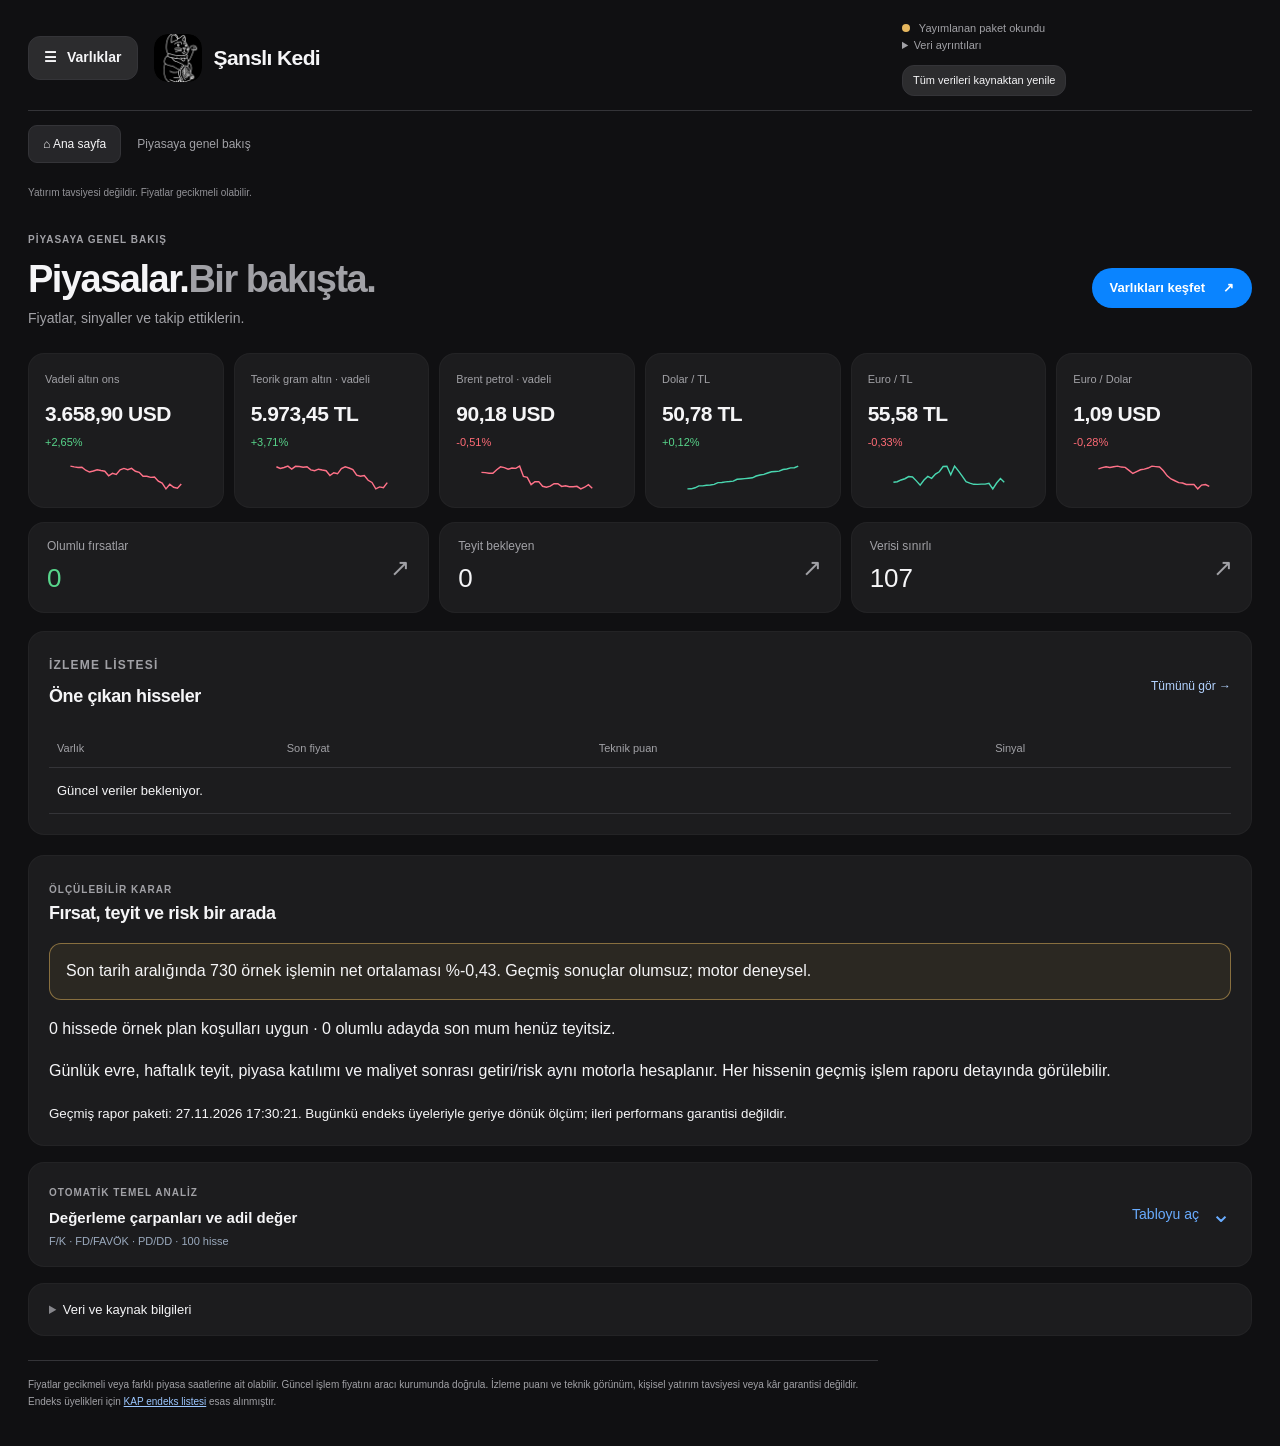
<file: index.html>
<!doctype html><html lang="tr"><head><meta charset="utf-8"><meta name="viewport" content="width=device-width,initial-scale=1"><meta name="description" content="BIST 100, altın, petrol ve döviz için kaynaklı teknik analiz ve 10.000 TL senaryo hesaplayıcı."><title>Şanslı Kedi | BIST 100 ve Piyasalar</title><link rel="icon" href="assets/lucky-cat.gif"><link rel="stylesheet" href="market.css?v=engine-3"></head><body><dialog id="watchlistDrawer" aria-labelledby="drawerTitle"><aside class="sidebar"><div class="drawerHead"><div><span class="eyebrow">ŞANSLI KEDİ</span><h2 id="drawerTitle">Varlıklar</h2></div><button id="closeWatchlist" class="iconButton" aria-label="İzleme listesini kapat">✕</button></div><div class="sideTitle"><span>İZLEME LİSTESİ</span><span id="assetCount">—</span></div><div class="filterRow"><input id="search" type="search" placeholder="Kod veya ad ara" aria-label="Varlık ara"><select id="category" aria-label="Varlık grubu"><option value="all">Tüm gruplar</option><option value="BIST 30">BIST 30</option><option value="BIST 100">BIST 100 · diğer 70</option><option value="Altın">Altın</option><option value="Petrol">Petrol</option><option value="Döviz">Döviz</option></select></div><div id="assetList" class="assetList"></div><div class="sideFoot">Gruplarda hisseler teknik puana göre sıralanır. BIST 30, BIST 100’ün alt kümesidir; diğer 70 hisse ayrı çekmecededir.</div></aside></dialog><div class="shell">
<header class="header"><button id="openWatchlist" class="watchlistToggle" aria-haspopup="dialog" aria-controls="watchlistDrawer" aria-expanded="false">☰ <span>Varlıklar</span></button><div class="brandHeading"><a class="brandLogoFrame" href="#anasayfa" aria-label="Şanslı Kedi ana sayfa" style="width:48px;height:48px;overflow:hidden;flex-shrink:0"><img class="brandLogo" src="assets/lucky-cat.gif" width="96" height="96" alt="Hareketli şanslı kedi"></a><div><div class="eyebrow">BIST 100 · ALTIN · PETROL · DÖVİZ</div><h1>Şanslı Kedi</h1><p>Fiyatı, teknik görünümü ve 10.000 TL senaryosunu tek yerde oku.</p></div></div><div id="refreshStatus" class="stamp">Veri yükleniyor…</div></header>
<nav class="pageNav" aria-label="Sayfa gezintisi"><a href="#anasayfa" class="homeLink">⌂ Ana sayfa</a><span id="routeLabel">Piyasaya genel bakış</span></nav>
<section class="guide"><div class="guideIcon">i</div><div><strong>Liste nasıl sıralanıyor?</strong><p>Hisseler veri yeterliyse 100 üzerinden teknik izleme puanına göre dizilir. Puan; eğilim, momentum, fiyat yapısı, hacim, emsale göre güç ve piyasa katılımını birlikte değerlendirir. Bu sıralama teknik veriye dayalı karar desteğidir; şirket değerlemesi ve kişisel risk profilini içermez. Eski veya eksik veri olan varlıklar alta alınır.</p></div></section>
<div class="advice">Yatırım tavsiyesi değildir. Fiyatlar gecikmeli olabilir.</div>
<div class="layout">
<main class="main"><section id="homePage" aria-label="Piyasaya genel bakış"></section><div id="emptyState" class="panel" hidden>Veri yükleniyor…</div><div id="detail"><div class="assetHead"><div><div class="eyebrow" id="assetSector">—</div><h2 id="assetName" tabindex="-1">—</h2><div class="ticker" id="assetTicker">—</div></div><div class="quote"><div class="price" id="lastPrice">—</div><div class="change" id="dailyChange">—</div><div class="date" id="quoteDate">—</div></div></div><div id="dataBanner" class="dataBanner"></div>
<div class="tabs"><button class="tab active" data-tab="overview">Teknik analiz</button><button class="tab" data-tab="plan">İşlem planı</button><button class="tab" data-tab="news">Haberler</button><button class="tab" data-tab="research">Neden / Kaynaklar</button></div>
<section id="overview" class="tabPage active"><div class="metrics six valuationMetrics"><button type="button" class="metric" data-metric="fair" aria-label="Adil değer modeli ayrıntısını aç"><span>Adil değer · tahmin</span><b id="fair">—</b><small id="fairText">Hesaplamak için dokun</small></button><button type="button" class="metric" data-metric="score" aria-label="İzleme puanı ayrıntısını aç"><span>İzleme puanı</span><b id="score">—</b><small id="scoreText">—</small></button><button type="button" class="metric" data-metric="rsi" aria-label="RSI ayrıntısını aç"><span>RSI · 14</span><b id="rsi">—</b><small id="rsiText">—</small></button><button type="button" class="metric" data-metric="sma20" aria-label="20 günlük ortalama ayrıntısını aç"><span>20G ortalama</span><b id="sma20">—</b><small id="sma20Text">—</small></button><button type="button" class="metric" data-metric="sma50" aria-label="50 günlük ortalama ayrıntısını aç"><span>50G ortalama</span><b id="sma50">—</b><small id="sma50Text">—</small></button><button type="button" class="metric" data-metric="macd" aria-label="MACD ayrıntısını aç"><span>MACD</span><b id="macd">—</b><small id="macdText">—</small></button><button type="button" class="metric" data-metric="atr" aria-label="ATR ayrıntısını aç"><span>ATR · 14</span><b id="atr">—</b><small id="atrText">—</small></button></div>
<section id="enginePanel" class="panel enginePanel" aria-live="polite"></section><section id="engineBacktest" class="panel engineBacktest"></section><div class="gaugeRow"><section class="panel gaugePanel"><h3>Teknikler</h3><p>Göstergelerin neye işaret ettiğinin özeti.</p><div id="technicalGauge" class="gaugeMount"></div></section><section class="panel gaugePanel"><h3>Teknik sinyal</h3><p>Sitenin teknik puan özeti · bağımsız analist raporu değildir.</p><div id="ratingGauge" class="gaugeMount"></div></section></div><div class="panel chartPanel"><div class="panelTop"><div><h3 id="priceChartTitle">Günlük fiyat grafiği</h3><p>Mumlar günlük fiyat hareketini gösterir. Haftalık görünümde günlük veriler haftalık OHLC muma birleştirilir. Yatay bantlar son mum hariç önceki 20 gün / 10 haftadan hesaplanır.</p></div></div><div class="chartToolbar"><div class="rangeButtons intervalButtons" aria-label="Grafik zaman dilimi"><button class="intervalBtn active" data-interval="daily">Günlük</button><button class="intervalBtn" data-interval="weekly">Haftalık</button></div><div class="rangeButtons" aria-label="Grafik aralığı"><button class="rangeBtn" data-range="22">1A</button><button class="rangeBtn active" data-range="66">3A</button><button class="rangeBtn" data-range="132">6A</button><button class="rangeBtn" data-range="255">1Y</button></div><details class="appleDisclosure chartLayersDrawer"><summary>Göstergeler</summary><div class="chartLegend" aria-label="Grafik katmanlarını göster veya gizle"><label class="legendToggle"><input type="checkbox" data-layer="up" checked><i class="legendKey candleUp"></i><span>Yükselen gün</span></label><label class="legendToggle"><input type="checkbox" data-layer="down" checked><i class="legendKey candleDown"></i><span>Düşen gün</span></label><label class="legendToggle"><input type="checkbox" data-layer="sma20" checked><i class="legendKey sma20"></i><span>20G ortalama</span></label><label class="legendToggle"><input type="checkbox" data-layer="sma50" checked><i class="legendKey sma50"></i><span>50G ortalama</span></label><label class="legendToggle"><input type="checkbox" data-layer="trendSupport" checked><i class="legendKey trendSupport"></i><span>Yükselen destek</span></label><label class="legendToggle"><input type="checkbox" data-layer="trendResistance" checked><i class="legendKey trendResistance"></i><span>Eğik direnç</span></label><label class="legendToggle"><input type="checkbox" data-layer="levelBand" checked><i class="legendKey levelBand"></i><span>Destek / direnç bandı</span></label></div></details></div><div id="chartFrame" class="chartFrame"><div id="priceChart" class="chart" role="img" aria-label="Etkileşimli günlük fiyat ve hacim grafiği"></div><div id="chartTooltip" class="chartTooltip" hidden></div></div><div id="chartNote" class="chartNote"></div></div>
<div class="two"><div class="panel"><h3>Teknik okuma</h3><div id="signal" class="signal">—</div><p id="signalText" class="bodyText">—</p><details class="appleDisclosure"><summary>Kararın dayanakları</summary><div class="decisionDetails"><div><h4>Kararın dayanakları</h4><ul id="decisionReasons"></ul></div><div><h4>Ne olursa karar değişir?</h4><p id="decisionChange">—</p></div></div><div id="qualityNote" class="qualityNote">—</div><div id="scoreBreakdown" class="breakdown"></div><div id="levels" class="levelGrid"></div></details></div><div class="panel"><h3>Momentum ve hacim</h3><div class="indicatorTitle">RSI (14) · 30 aşırı satım / 70 aşırı alım</div><div id="rsiChart" class="miniChart" role="img" aria-label="RSI grafiği"></div><div class="indicatorTitle">Günlük hacim · son 20 gün ortalaması</div><div id="volumeChart" class="volumeChart" role="img" aria-label="Günlük hacim grafiği"></div><p id="volumeText" class="bodyText">—</p><div id="returns" class="returns"></div><div class="info">RSI ve MACD geçmiş fiyatlardan hesaplanır. Fiyatın gelecekteki yönünü tek başlarına göstermezler.</div></div></div><details class="panel appleDisclosure"><summary>Bu analizin veri ve kaynak dökümü</summary><div id="analysisSources" class="analysisSources"></div></details><details class="panel appleDisclosure"><summary>Teknik verinin ayrıntıları</summary><div id="technicalTable" class="technicalTable"></div><p class="sourceNote">SMA: kapanış ortalaması. EMA: yeni fiyatlara daha fazla ağırlık veren ortalama. MACD: EMA12 − EMA26; sinyal: MACD’nin EMA9’u. ATR: gerçek fiyat aralığının Wilder 14 dönem yumuşatması. Bollinger: SMA20 ± 2 standart sapma.</p></details></section>
<section id="plan" class="tabPage"><div class="panel"><h3>Sermaye ve kâr/zarar senaryosu</h3><div class="controlRow"><label>İşlem riski (%)<input id="riskPct" type="number" min="0.1" max="5" step="0.1" value="1"></label><label>Tek hisse sermaye sınırı (%)<input id="allocationPct" type="number" min="1" max="100" step="1" value="20"></label><label>Mevcut adet<input id="heldQty" type="number" min="0" step="1" value="0"></label><label>Ortalama maliyet<input id="heldCost" type="number" min="0" step="0.01" value="0"></label></div><p id="engineSizing" class="bodyText"></p><p id="positionReading" class="bodyText"></p><p class="bodyText">Bu hesap son görülen fiyatı örnek giriş olarak alır. Gerçek alış fiyatı emir anında farklı olabilir. Döviz ve emtiada hesap birim karşılığıdır; vadeli işlem sözleşme büyüklüğü içermez.</p><div class="controlRow"><label>Sermaye (TL)<input id="capital" type="number" min="100" step="100" value="10000"></label><label>Yükseliş senaryosu (%)<input id="upPct" type="number" min="0.1" max="100" step="0.5" value="10"></label><label>Düşüş senaryosu (%)<input id="downPct" type="number" min="0.1" max="100" step="0.5" value="10"></label></div><div class="resultGrid"><div class="resultCard"><span>Örnek miktar</span><b id="maxQty">—</b><small id="spend">—</small></div><div class="resultCard"><span>Yükselişte hesaplanan kâr</span><b class="positive" id="profit">—</b><small id="upValue">—</small></div><div class="resultCard"><span>Düşüşte hesaplanan zarar</span><b class="negative" id="loss">—</b><small id="downValue">—</small></div><div class="resultCard"><span>Seçilen risk bütçesiyle</span><b id="riskQty">—</b><small id="riskInfo">—</small></div></div><p class="calcCaveat">Kâr ve zarar rakamları fiyat senaryosunun matematiksel sonucudur; tahmin veya getiri garantisi değildir. Yüzde yükseliş/düşüş hesabı brüttür; maliyet ve vergi içermez. Risk miktarı hesabında ayrıca gösterilen komisyon + kayma varsayımı kullanılır; fiyat boşluğu kaybı artırabilir.</p></div></section>
<section id="news" class="tabPage"><div class="panel"><div class="panelTop"><div><h3 id="newsTitle">Seçilen varlığın haberleri</h3><p>KAP şirket bildirimleri tam metin kontrolüyle; medya haberleri erişim durumuna göre ayrı gösterilir.</p></div></div><p id="newsStatus" class="sourceNote"></p><div id="kapNewsList" class="newsList"></div></div><div class="panel"><div class="panelTop"><div><h3>Medya haberleri ve ön okuma</h3><p>Yayıncı, tarih ve bulunan başlık bağlamı. Tam makale erişilebilir değilse bu sınırlama açıkça belirtilir.</p></div></div><div id="newsList" class="newsList"></div><p class="sourceNote">Haber taraması Google News RSS ile sınırlıdır; bütün yayınları ve haberleri kapsadığı iddia edilmez. Haber yorumları teknik puanın yerine geçmez.</p></div></section><section id="research" class="tabPage"><div class="panel"><h3>Bu varlık neden yükselebilir veya düşebilir?</h3><p class="bodyText">Bunlar şirketin iş modeline ve piyasa etkilerine dair izleme tezleridir. Gerçekleşmeleri raporlardan kontrol edilmelidir.</p><div class="two"><div class="thesis thesisUp"><h4>Yükseliş tezi</h4><p id="bullText">—</p></div><div class="thesis thesisDown"><h4>Düşüş riski</h4><p id="bearText">—</p></div></div><div class="checkList"><h4>Hangi kanıta bakmalı?</h4><p id="evidenceText">—</p></div></div><div class="panel"><h3>Kaynaklar ve veri kapsamı</h3><div id="sourceList" class="sourceList"></div><p id="dataLimit" class="sourceNote">—</p></div><div class="panel"><h3>Günlük fiyat kayıtları</h3><p class="bodyText">Grafikte kullanılan tarihsel satırlar. Hacim bilinmiyorsa “—” gösterilir.</p><div id="historyTable" class="historyTable"></div></div></section></div></main></div>
<footer>Fiyatlar gecikmeli veya farklı piyasa saatlerine ait olabilir. Güncel işlem fiyatını aracı kurumunda doğrula. İzleme puanı ve teknik görünüm, kişisel yatırım tavsiyesi veya kâr garantisi değildir. Endeks üyelikleri için <a href="https://kap.org.tr/tr/Endeksler" target="_blank" rel="noopener noreferrer">KAP endeks listesi</a> esas alınmıştır.</footer></div><dialog id="metricDialog" class="metricDialog" aria-labelledby="metricDialogTitle"><div class="metricDialogHead"><div><span class="eyebrow" id="metricDialogTag">GÖSTERGE AÇIKLAMASI</span><h2 id="metricDialogTitle">Teknik gösterge</h2></div><button type="button" id="closeMetricDialog" class="iconButton" aria-label="Detay penceresini kapat">✕</button></div><div id="metricDialogBody" class="metricDialogBody"></div><p class="metricDialogNote">Bu gösterge tek başına fiyat yönünü veya kârlılığı garanti etmez. Gecikmeli ya da eski veride sonuç yanıltıcı olabilir.</p></dialog><dialog id="marketApiDialog" class="marketApiDialog" aria-labelledby="marketApiTitle"><div class="metricDialogHead"><h2 id="marketApiTitle">Canlı veri bağlantısı</h2><button id="closeMarketApi" type="button" class="iconButton" aria-label="Kapat">✕</button></div><p>Doğrudan kaynak yenilemesi için Cloudflare Worker API’sinin yayımlanmış adresi gerekiyor. Henüz bağlantı kurulmadı.</p><form id="marketApiForm"><label>API adresi<input id="marketApiUrl" type="url" placeholder="https://lucky-cat-market-api.hesap.workers.dev" required></label><button id="saveMarketApi" class="smallBtn" type="submit">Bağlan ve veriyi çek</button><p id="marketApiMessage" role="status"></p></form></dialog><script src="analysis-engine.js?v=3"></script><script src="analysis-report.js?v=3"></script><script src="engine-ui.js?v=3"></script><script src="market-data.js"></script><script src="market-universe.js"></script><script src="market-catalog.js"></script><script src="market-news.js"></script><script src="market-live.js"></script><script src="market-config.js?v=20261001-connected"></script><script src="market-refresh.js?v=engine-3"></script><script src="valuation.js?v=engine-3"></script><script src="home.js?v=engine-3"></script><script src="market.js?v=engine-3"></script></body></html>
</file>
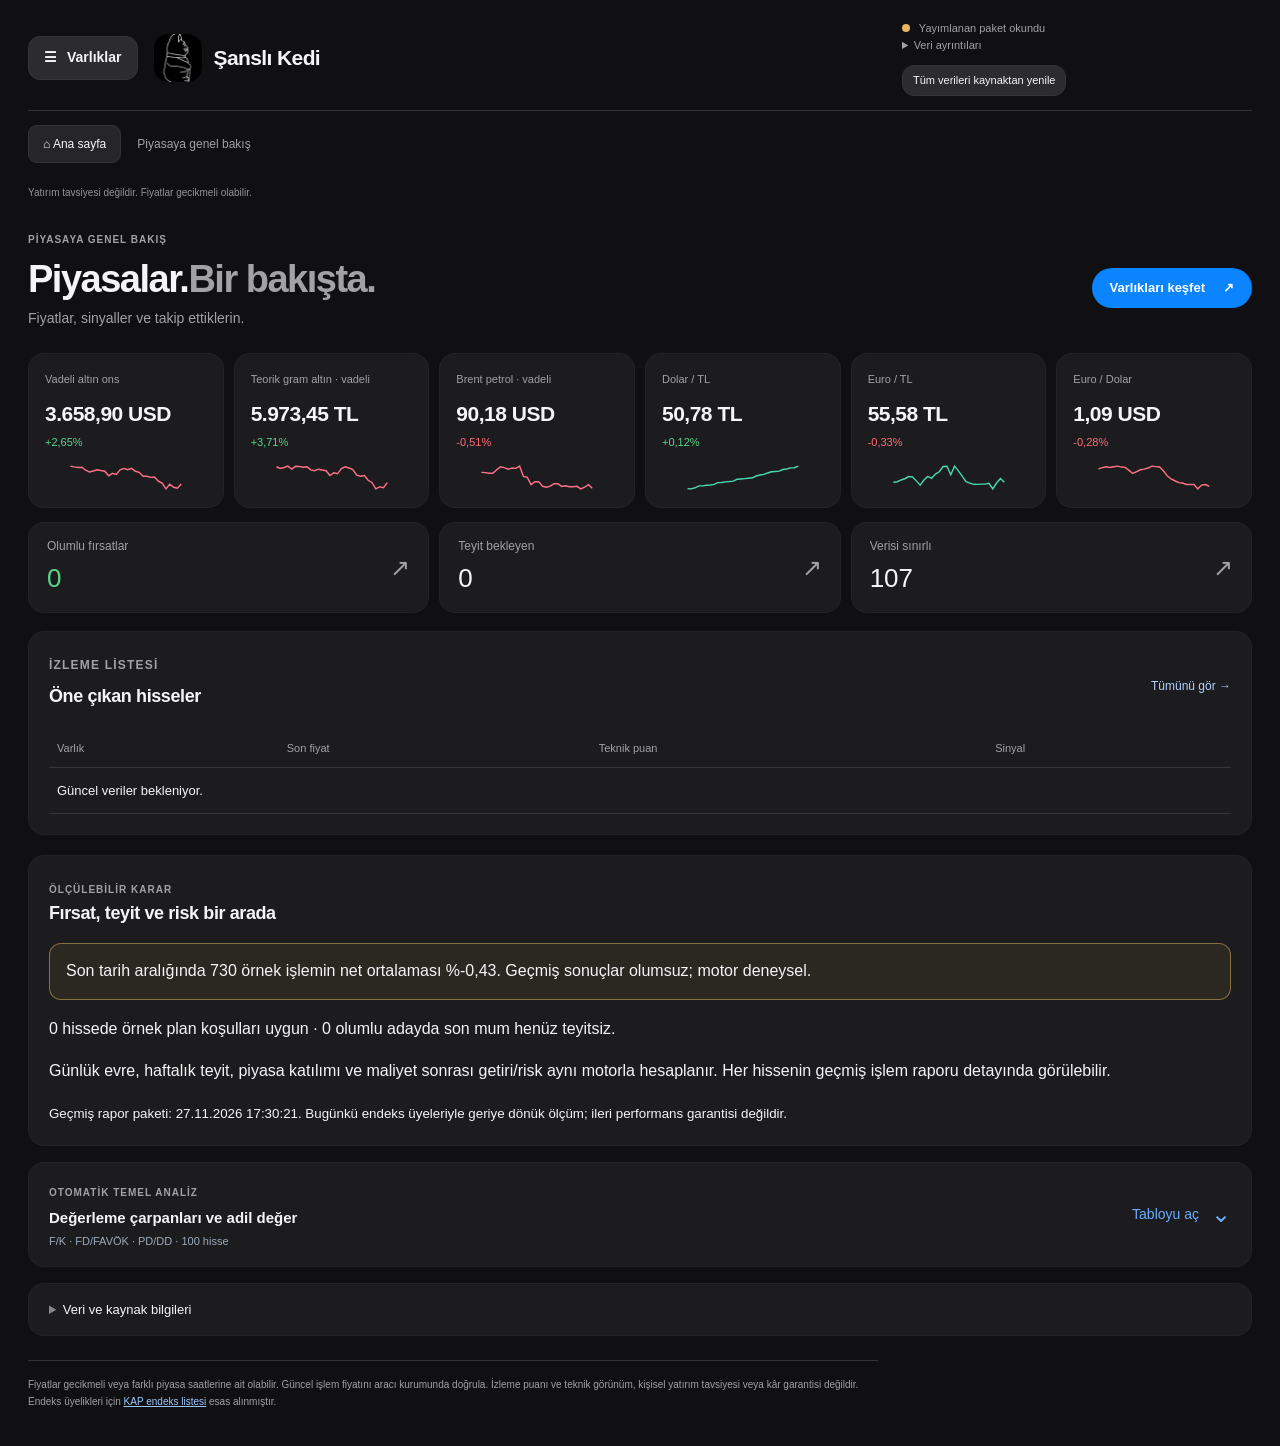
<file: aselsan-teknik-analiz.html>
<!doctype html>
<html lang="tr">
<head>
  <meta charset="utf-8">
  <meta name="viewport" content="width=device-width,initial-scale=1">
  <meta http-equiv="refresh" content="0; url=./index.html">
  <title>Piyasa Masası</title>
  <script>location.replace(new URL('./index.html', location.href));</script>
</head>
<body><p><a href="./index.html">Piyasa Masası'nı aç</a></p></body>
</html>
</file>
<file: market.css>
:root{color-scheme:dark;--bg:#090f1c;--surface:#111c2e;--surface2:#16243a;--line:#293a54;--text:#f2f6ff;--muted:#9bacc5;--green:#49d7b0;--red:#ff7188;--amber:#f8c573;--blue:#8cb7ff}*{box-sizing:border-box}body{margin:0;background:radial-gradient(circle at 18% -15%,#1b3554,transparent 32%),var(--bg);color:var(--text);font-family:Inter,-apple-system,BlinkMacSystemFont,"Segoe UI",sans-serif}.shell{max-width:1430px;margin:auto;padding:25px 22px 40px}.header{display:flex;justify-content:space-between;gap:20px;align-items:end;padding-bottom:22px;border-bottom:1px solid var(--line)}.eyebrow{font-size:11px;letter-spacing:.13em;color:#8eaad0;font-weight:700}.header h1{font-size:30px;letter-spacing:-.04em;margin:4px 0}.header p{font-size:13px;color:var(--muted);margin:0}.stamp{background:#182539;border:1px solid #3a4d67;border-radius:12px;padding:10px 14px;font-size:12px}.stamp small{display:block;color:var(--muted);margin:4px 0 0 17px}.lamp{display:inline-block;width:8px;height:8px;border-radius:50%;background:var(--amber);margin-right:6px}.guide{display:flex;gap:14px;background:#142136;border:1px solid #30435f;border-radius:13px;padding:15px 18px;margin:18px 0}.guideIcon{border-radius:50%;height:22px;min-width:22px;display:grid;place-items:center;background:#304967;color:#d8e5fb;font-weight:700;font-size:12px}.guide strong{font-size:13px}.guide p{font-size:12px;line-height:1.6;color:#b8c8df;margin:5px 0 0}.layout{display:grid;grid-template-columns:255px minmax(0,1fr);gap:18px}.sidebar,.panel{background:rgba(17,28,46,.97);border:1px solid var(--line);border-radius:14px}.sidebar{padding:14px 10px;height:max-content;position:sticky;top:15px}.sideTitle{display:flex;justify-content:space-between;font-size:10px;letter-spacing:.1em;color:var(--muted);padding:8px 9px 12px}.assetList{display:flex;flex-direction:column;gap:4px}.assetBtn{width:100%;border:1px solid transparent;border-radius:9px;background:transparent;color:var(--text);padding:10px 9px;text-align:left;cursor:pointer;display:flex;justify-content:space-between;align-items:center;gap:6px}.assetBtn:hover{background:#1c2a40}.assetBtn.active{background:#1d314c;border-color:#3b608b}.assetBtn .name{font-weight:650;font-size:12px}.assetBtn .code{display:block;font-size:10px;color:var(--muted);margin-top:3px}.assetBtn .right{text-align:right}.assetBtn .right b{font-size:12px}.assetBtn .right small{font-size:10px;display:block;margin-top:3px}.positive{color:var(--green)!important}.negative{color:var(--red)!important}.sideFoot{font-size:10px;color:#8294ae;padding:13px 9px 6px;line-height:1.5}.main{min-width:0}.assetHead{display:flex;justify-content:space-between;gap:14px;align-items:start;padding:4px 3px 17px}.assetHead h2{font-size:26px;letter-spacing:-.035em;margin:4px 0}.ticker{color:var(--muted);font-size:12px}.quote{text-align:right}.price{font-size:27px;font-weight:750}.change{font-size:13px;margin-top:3px}.date{font-size:11px;color:var(--muted);margin-top:4px}.tabs{display:flex;gap:5px;border-bottom:1px solid var(--line);margin-bottom:13px}.tab{border:0;background:transparent;color:var(--muted);padding:12px 17px;cursor:pointer;font-weight:600;font-size:12px;border-bottom:2px solid transparent}.tab.active{color:var(--text);border-color:var(--blue)}.tabPage{display:none}.tabPage.active{display:block}.metrics{display:grid;grid-template-columns:repeat(4,1fr);gap:10px;margin-bottom:11px}.metric{background:var(--surface);border:1px solid var(--line);border-radius:11px;padding:13px}.metric span{display:block;font-size:10px;color:var(--muted)}.metric b{display:block;font-size:19px;margin:6px 0}.metric small{font-size:10px;color:#94a9c5}.panel{padding:16px;margin-bottom:11px}.panel h3{font-size:14px;margin:0 0 8px}.panelTop{display:flex;justify-content:space-between;gap:15px;align-items:start}.panelTop p{font-size:11px;color:var(--muted);line-height:1.5;margin:0}.legend{white-space:nowrap;font-size:10px;color:var(--muted)}.lg{width:11px;height:4px;display:inline-block;vertical-align:middle;margin-left:8px;margin-right:3px}.lg.up{background:var(--green)}.lg.down{background:var(--red)}.lg.avg{background:var(--amber)}.chart{height:365px;margin-top:8px}.chart svg,.miniChart svg{display:block;width:100%;height:100%}.chartNote{font-size:10px;color:var(--muted);line-height:1.5}.two{display:grid;grid-template-columns:1fr 1fr;gap:11px}.bodyText{color:#b9c9de;font-size:12px;line-height:1.65}.signal{display:inline-block;border-radius:7px;padding:6px 9px;font-size:12px;font-weight:800;letter-spacing:.06em}.signal.wait{color:#ffda9a;background:#3d321f}.signal.buy{color:#7cf0c8;background:#173f36}.signal.reduce{color:#ff9dad;background:#492630}.levelGrid{display:grid;grid-template-columns:repeat(3,1fr);gap:7px;margin-top:12px}.level{padding:9px;background:#18263b;border-radius:8px}.level span{font-size:10px;color:var(--muted);display:block}.level b{font-size:13px;margin-top:5px;display:block}.miniChart{height:130px}.info{padding:9px 11px;background:#1b2b42;border-left:2px solid var(--blue);font-size:10px;line-height:1.5;color:#afc4df}.controlRow{display:grid;grid-template-columns:repeat(3,1fr);gap:9px;margin-top:15px}.controlRow label{font-size:11px;color:var(--muted)}input[type=number]{display:block;width:100%;margin-top:6px;background:#0d1727;color:var(--text);border:1px solid #3a4e6b;border-radius:8px;padding:10px;font:inherit;font-size:14px}.resultGrid{display:grid;grid-template-columns:repeat(4,1fr);gap:8px;margin-top:14px}.resultCard{background:#17263b;padding:11px;border-radius:9px}.resultCard span{color:var(--muted);font-size:10px}.resultCard b{display:block;font-size:17px;margin:7px 0}.resultCard small{font-size:10px;color:#b4c4d9;line-height:1.5}.calcCaveat,.sourceNote{font-size:10px;color:#94a6be;line-height:1.6;margin:13px 0 0}.smallBtn{background:#243a59;border:1px solid #42618b;color:#e3efff;border-radius:7px;padding:8px 10px;cursor:pointer;font-size:11px}.chips{display:flex;gap:6px;flex-wrap:wrap;margin:13px 0}.chip{background:#1a2b43;border:1px solid #31435b;border-radius:99px;color:#aac1dd;padding:7px 10px;cursor:pointer;font-size:10px}.chip.selected{background:#205242;border-color:#4b9d7b;color:#d8ffeb}.basketTable{overflow-x:auto}.basketTable table{border-collapse:collapse;width:100%;font-size:11px}.basketTable th,.basketTable td{text-align:right;border-bottom:1px solid #27394f;padding:8px}.basketTable th:first-child,.basketTable td:first-child{text-align:left}.basketTable th{color:var(--muted);font-weight:500}.basketSummary{padding:10px 0 0;font-size:11px;color:#c7d4e5}.thesis{padding:15px;border-radius:10px;margin-top:12px}.thesisUp{background:#173a34;border:1px solid #356f5d}.thesisDown{background:#3a242b;border:1px solid #70434c}.thesis h4,.checkList h4{font-size:12px;margin:0 0 7px}.thesis p,.checkList p{font-size:11px;line-height:1.6;margin:0;color:#d0dbe8}.checkList{padding:15px;background:#1b2a40;border-radius:10px;margin-top:11px}.sourceList{display:flex;flex-direction:column;gap:8px}.sourceList a{display:block;color:#b3d3ff;background:#172941;padding:10px 12px;border:1px solid #324662;border-radius:8px;font-size:11px;text-decoration:none}.sourceList a:hover{text-decoration:underline}footer{border-top:1px solid var(--line);margin-top:20px;padding-top:15px;color:#8294ac;font-size:10px;line-height:1.6}@media(max-width:900px){.layout{grid-template-columns:1fr}.sidebar{position:static}.assetList{display:grid;grid-template-columns:repeat(3,1fr)}.sideFoot{display:none}}@media(max-width:650px){.shell{padding:17px 10px 30px}.header{align-items:start}.header h1{font-size:24px}.stamp{font-size:10px;padding:8px}.stamp small{font-size:9px}.assetList{grid-template-columns:repeat(2,1fr)}.assetHead h2{font-size:21px}.price{font-size:22px}.metrics,.resultGrid{grid-template-columns:repeat(2,1fr)}.two,.controlRow{grid-template-columns:1fr}.panelTop{display:block}.legend{margin-top:9px}.chart{height:290px}.tabs{overflow-x:auto}.tab{white-space:nowrap;padding:11px 10px}}
.historyTable{max-height:350px;overflow:auto;border:1px solid var(--line);border-radius:9px}.historyTable table{border-collapse:collapse;width:100%;min-width:630px;font-size:10px}.historyTable th,.historyTable td{padding:8px 10px;text-align:right;border-bottom:1px solid #26384f}.historyTable th:first-child,.historyTable td:first-child{text-align:left}.historyTable th{position:sticky;top:0;background:#1a2b43;color:#afc1da;font-weight:600}.filterRow{display:grid;gap:7px;padding:0 8px 11px}.filterRow input,.filterRow select{width:100%;background:#0c1728;color:#eaf2ff;border:1px solid #344963;border-radius:8px;padding:8px;font-size:11px}.metrics.six{grid-template-columns:repeat(6,1fr)}.assetBtn .rank{color:#79a4df;font-size:10px;margin-right:4px}.dataBanner{font-size:11px;line-height:1.5;padding:10px 12px;margin:0 0 12px;border:1px solid #38516b;border-radius:9px;background:#182c42;color:#bfd3eb}.dataBanner.stale{border-color:#87583b;background:#3a2924;color:#ffd8a3}.breakdown{display:grid;grid-template-columns:repeat(5,1fr);gap:5px;margin-top:13px}.breakdown div{background:#1a2a40;border-radius:6px;padding:7px 5px;text-align:center;font-size:9px;color:#abc0d8}.breakdown b{display:block;font-size:12px;color:#e6efff;margin-top:3px}.returns{display:grid;grid-template-columns:repeat(3,1fr);gap:6px;margin:12px 0}.returns div{background:#18283d;border-radius:7px;padding:8px;text-align:center;font-size:10px;color:#a9c0d8}.returns b{display:block;margin-top:4px;color:#eaf2ff}.technicalTable{display:grid;grid-template-columns:repeat(4,1fr);gap:7px}.technicalTable div{background:#192a40;border-radius:8px;padding:10px}.technicalTable span{display:block;color:#91a6c1;font-size:10px}.technicalTable b{font-size:13px;display:block;margin-top:6px}#emptyState[hidden]{display:none}#emptyState{font-size:13px;color:#d4e4fa}.assetBtn.noData{opacity:.63}footer a{color:#9cc7ff}@media(max-width:1100px){.metrics.six{grid-template-columns:repeat(3,1fr)}}@media(max-width:650px){.metrics.six,.technicalTable{grid-template-columns:repeat(2,1fr)}.breakdown{grid-template-columns:repeat(3,1fr)}}
.advice{margin:-5px 0 18px;padding:10px 14px;border:1px solid #846744;border-radius:9px;background:#35291d;color:#ffdcaa;font-size:12px;font-weight:700;letter-spacing:.02em}.indicatorTitle{font-size:11px;font-weight:700;color:#c9d9ee;margin:16px 0 6px}.volumeChart{height:155px}.volumeChart svg{display:block;width:100%;height:100%}.noVolume{padding:38px 10px;text-align:center;color:var(--muted);font-size:11px}.miniChart{height:165px}.chart{height:390px}@media(max-width:650px){.advice{font-size:10px}.chart{height:305px}.volumeChart{height:145px}}
.decisionDetails{display:grid;gap:11px;margin:13px 0}.decisionDetails>div{background:#1b2b42;border:1px solid #30455e;border-radius:9px;padding:12px}.decisionDetails h4{font-size:12px;margin:0 0 8px;color:#e9f2ff}.decisionDetails ul{margin:0;padding-left:18px}.decisionDetails li,.decisionDetails p{font-size:11px;line-height:1.65;color:#c6d6e8;margin:0 0 7px}.decisionDetails li:last-child{margin-bottom:0}.qualityNote{border-top:1px solid #30455e;padding-top:10px;font-size:10px;line-height:1.55;color:#9fb3cd}
.chartToolbar{display:flex;align-items:center;justify-content:space-between;gap:12px;flex-wrap:wrap;margin-top:16px}.rangeButtons{display:flex;gap:4px;background:#0b1728;border:1px solid #30445f;border-radius:9px;padding:4px}.rangeBtn{border:0;border-radius:6px;background:transparent;color:#aabed9;font-size:11px;font-weight:700;padding:7px 12px;cursor:pointer}.rangeBtn:hover,.rangeBtn.active{background:#2a4668;color:#fff}.chartLegend{display:flex;align-items:center;gap:9px;flex-wrap:wrap;color:#9fb2cd;font-size:10px}.legendKey{display:inline-block;width:12px;height:3px;vertical-align:middle;margin-right:3px}.legendKey.candleUp{background:#49d7b0}.legendKey.candleDown{background:#ff7188}.legendKey.sma20{background:#f8c573}.legendKey.sma50{background:#8cb7ff}.chartFrame{position:relative;overflow:hidden;border:1px solid #30445f;border-radius:10px;background:#0c1829;margin:10px 0}.chartFrame .chart{height:auto;aspect-ratio:1000/470;margin:0;min-height:330px}.chartFrame svg{width:100%;height:100%}.chartHit{cursor:crosshair}.chartTooltip{position:absolute;z-index:2;width:162px;pointer-events:none;background:#17283e;border:1px solid #6e8cac;border-radius:9px;padding:10px 11px;box-shadow:0 12px 28px #0008;color:#d9e8fa;font-size:11px}.chartTooltip[hidden]{display:none}.chartTooltip strong{display:block;color:#fff;font-size:12px;margin-bottom:7px}.chartTooltip span{display:flex;justify-content:space-between;gap:8px;margin-top:4px}.chartTooltip b{color:#f4f8ff}@media(max-width:650px){.chartFrame{overflow-x:auto}.chartFrame .chart{min-width:760px;height:358px}.chartToolbar{align-items:flex-start}.chartLegend{line-height:1.7}}
/* Selected asset workspace and an off-canvas instrument drawer. */
.layout{display:block}.shell{max-width:1320px}.header{align-items:center}.header>div:nth-child(2){flex:1}.watchlistToggle,.iconButton{border:1px solid #405c7c;background:#1b304c;color:#eaf3ff;border-radius:10px;cursor:pointer;min-height:44px}.watchlistToggle{display:flex;align-items:center;gap:10px;padding:11px 15px;font-size:14px;font-weight:700}.watchlistToggle:hover,.iconButton:hover{background:#2a4769}.iconButton{width:42px;font-size:18px}#watchlistDrawer{position:fixed;inset:0 auto 0 0;margin:0;width:min(410px,94vw);max-width:none;height:100dvh;max-height:none;padding:0;border:0;border-right:1px solid #385473;background:#101b2d;color:var(--text);overflow:auto;box-shadow:24px 0 80px #0006}#watchlistDrawer::backdrop{background:#030916aa;backdrop-filter:blur(3px)}#watchlistDrawer .sidebar{position:static;border:0;border-radius:0;padding:20px 14px;min-height:100%;background:transparent}.drawerHead{display:flex;align-items:center;justify-content:space-between;padding:0 8px 15px}.drawerHead h2{font-size:24px;margin:4px 0 0}.assetList{display:block}.assetGroup{border:1px solid #30445e;border-radius:10px;margin:0 0 9px;background:#132136}.assetGroup>summary{display:flex;align-items:center;gap:10px;cursor:pointer;list-style:none;padding:13px 12px;font-size:12px;font-weight:700}.assetGroup>summary::-webkit-details-marker{display:none}.assetGroup>summary:before{content:'›';font-size:20px;line-height:1;color:#a4caff}.assetGroup[open]>summary:before{transform:rotate(90deg)}.assetGroup>summary span{margin-left:auto;color:#91aac9;font-size:11px;background:#233750;padding:3px 7px;border-radius:6px}.groupAssets{padding:0 6px 7px}.assetBtn{min-height:55px}.assetBtn>span:first-child{min-width:0;flex:1}.assetBtn .name{line-height:1.45;font-size:12px;overflow-wrap:anywhere}.assetBtn .right{flex-shrink:0}.sidebar .sideFoot{display:block}.analysisSources{display:grid;grid-template-columns:1fr 1fr;gap:12px}.sourceAudit{padding:15px;border:1px solid #344c67;border-radius:10px;background:#142339}.sourceAudit>span{display:block;font-size:12px;font-weight:700;color:#e7f1ff}.sourceAudit p{font-size:12px;line-height:1.65;color:#bacde4}.sourceAudit small{font-size:11px;line-height:1.6;color:#90a9c7}.sourceAudit a,.newsMeta a{color:#9cc7ff;font-size:12px}.newsList{display:grid;grid-template-columns:1fr 1fr;gap:12px;margin-top:18px}.newsCard{background:#14243b;border:1px solid #304c6d;border-radius:12px;padding:17px;display:flex;flex-direction:column;gap:13px}.newsMeta{display:flex;justify-content:space-between;gap:12px;flex-wrap:wrap;font-size:10px;line-height:1.5;color:#a5bcd7}.newsMeta>span:first-child{color:#b8d4f5}.newsTitle{font-size:15px;line-height:1.55;color:#edf5ff;text-decoration:none;font-weight:650}.newsTitle:hover{text-decoration:underline}.newsEmpty{grid-column:1/-1;border:1px dashed #425d7c;border-radius:12px;padding:30px;color:#b6cce4;font-size:13px;line-height:1.7}.assetHead h2{overflow-wrap:anywhere}#assetName:focus{outline:none}@media(max-width:650px){.header{flex-wrap:wrap;gap:10px}.header .stamp{width:100%}.watchlistToggle{padding:10px;font-size:12px}.header h1{font-size:22px}.analysisSources,.newsList{grid-template-columns:1fr}.assetHead{flex-direction:column}.quote{text-align:left}.sourceAudit{padding:12px}}
.newsInterpretation{border-left:3px solid #547cad;background:#1a2d46;border-radius:0 8px 8px 0;padding:11px 13px;color:#cfdef0;font-size:12px;line-height:1.65}.newsInterpretation p{margin:5px 0 0}.newsInterpretation b{font-size:11px;color:#f0f6ff}.kapCard{border-color:#3b6486}.kapCard .newsMeta:first-child span{color:#88ddb4}
.metric{appearance:none;text-align:left;color:var(--text);font:inherit;cursor:pointer;transition:border-color .16s,transform .16s,background .16s}.metric:hover{transform:translateY(-2px);border-color:#6486ae;background:#172941}.metric:focus-visible{outline:2px solid var(--blue);outline-offset:2px}.metric-positive{border-color:#26745d;background:linear-gradient(145deg,#112820,var(--surface))}.metric-negative{border-color:#80404c;background:linear-gradient(145deg,#2c171f,var(--surface))}.metric-neutral{border-color:#45516a}.metric-positive b{color:var(--green)}.metric-negative b{color:var(--red)}.metricDialog{width:min(560px,calc(100vw - 28px));max-height:min(84dvh,780px);overflow:auto;padding:22px;border:1px solid #456383;border-radius:17px;background:#111d30;color:var(--text);box-shadow:0 24px 90px #000b}.metricDialog::backdrop{background:#030916bb;backdrop-filter:blur(4px)}.metricDialogHead{display:flex;justify-content:space-between;align-items:center;gap:15px}.metricDialogHead h2{font-size:21px;margin:5px 0 0;line-height:1.3}.metricDialogBody{font-size:13px;line-height:1.7;color:#c0d0e5}.metricDialogBody h3{font-size:13px;color:#edf4ff;margin:18px 0 4px}.metricDialogBody p{margin:10px 0}.metricDialogStatus{display:flex;justify-content:space-between;gap:8px;align-items:center;border:1px solid #465975;border-radius:9px;padding:10px 12px;font-weight:750;margin:16px 0}.metricDialogStatus span{font-size:10px;color:#9cb2ce;font-weight:500;text-align:right}.metricDialogStatus.positive{color:var(--green);border-color:#26745d;background:#112820}.metricDialogStatus.negative{color:var(--red);border-color:#80404c;background:#2c171f}.metricDialogStatus.neutral{color:#f4cd84;border-color:#655539;background:#292315}.metricDialogGrid{display:grid;grid-template-columns:1fr 1fr;gap:8px;margin:14px 0}.metricDialogGrid>div{padding:10px;background:#192a40;border-radius:8px;min-width:0}.metricDialogGrid span{display:block;color:#96acc8;font-size:10px}.metricDialogGrid b{display:block;color:#eef5ff;font-size:12px;margin-top:4px;overflow-wrap:anywhere}.metricDialogNote{border-top:1px solid #2d4059;padding-top:12px;color:#92a7c2;font-size:10px;line-height:1.6;margin:16px 0 0}@media(max-width:650px){.metric{padding:11px 9px}.metric b{font-size:17px}.metricDialog{padding:17px}.metricDialogHead h2{font-size:18px}.metricDialogGrid{grid-template-columns:1fr 1fr}.metricDialogStatus{align-items:flex-start;flex-direction:column}.metricDialogStatus span{text-align:left}}
.chartLegend{gap:8px 13px}.legendItem{display:inline-flex;align-items:center;gap:5px;white-space:nowrap}.legendKey{flex:0 0 15px;height:3px;margin:0}.legendKey.trendSupport{height:0;border-top:3px solid #49d7b0}.legendKey.trendResistance{height:0;border-top:3px solid #ff9b79}.legendKey.levelBand{height:10px;border:1px solid #7891ac;background:#7891ac33;border-radius:3px}.chartFrame{box-shadow:inset 0 1px #ffffff08}.chartNote{padding:8px 10px;border-left:2px solid #5e82ad;background:#121f31;border-radius:0 7px 7px 0}.chartFrame .chart{min-height:350px}@media(max-width:650px){.chartFrame .chart{min-width:690px;height:324px;min-height:324px}.chartLegend{gap:8px 10px}}
.gaugeRow{display:grid;grid-template-columns:1fr 1fr;gap:12px;margin-bottom:12px}.gaugePanel{text-align:left;min-width:0}.gaugePanel h3{font-size:17px;margin:0 0 5px}.gaugePanel>p{font-size:12px;color:#aebed2;margin:0}.gaugePanel>small{display:block;min-height:32px;color:#91a4bd;font-size:10px;line-height:1.55}.gaugeMount{height:205px;max-width:480px;margin:2px auto}.gaugeMount svg{width:100%;height:100%;display:block}.gaugeLabel{font-size:21px;font-weight:750;text-anchor:middle}.gaugeScale{font-size:10px;fill:#94a8c2;text-anchor:middle}.gaugeScore{font-size:12px;fill:#c8d6e9;text-anchor:middle}.gaugeScaleWrap{display:flex;justify-content:space-between;gap:8px;font-size:10px;color:#97abc5;margin:-20px 8px 5px}.gaugeScaleWrap span:nth-child(2){text-align:center}.gaugeScaleWrap span:last-child{text-align:right}@media(max-width:650px){.gaugeRow{grid-template-columns:1fr}.gaugeMount{height:195px}.gaugePanel>small{min-height:0}}
/* Cleaner, compact half-dial ratings inspired by market terminal gauges. */
.gaugeRow{align-items:stretch;gap:14px}.gaugePanel{padding:19px 20px 15px;overflow:hidden;background:linear-gradient(155deg,#142238,#101a2a 72%);border-color:#2e4058}.gaugePanel h3{font-size:16px;letter-spacing:-.02em}.gaugePanel>p{font-size:11px;min-height:18px}.gaugePanel>small{font-size:10px;min-height:0;margin-top:9px;padding-top:9px;border-top:1px solid #283a51}.gaugeMount{width:min(100%,390px);height:174px;margin:7px auto 0}.gaugeMount svg{overflow:visible}.gaugeValue{font-size:32px;font-weight:760;text-anchor:middle;dominant-baseline:middle;letter-spacing:-.04em}.gaugeLabel{font-size:13px;font-weight:700;text-anchor:middle;dominant-baseline:middle}.gaugeScaleWrap{width:min(100%,340px);margin:-2px auto 0;font-size:9px;line-height:1.3;color:#a6b6cb}.gaugeScaleWrap span:nth-child(2){color:#c5cfdd}.gaugeDetail{margin:8px auto 0;text-align:center;font-size:10px;line-height:1.45;color:#9eafc6;min-height:15px}.gaugePanel .gaugeMount svg path{filter:drop-shadow(0 1px 1px #0005)}@media(max-width:650px){.gaugeRow{grid-template-columns:1fr;gap:9px}.gaugePanel{padding:16px}.gaugeMount{height:167px;max-width:350px}.gaugeScaleWrap{max-width:310px}.gaugePanel>small{min-height:0}}
/* Extra breathing room inside half-circle gauges; signal colors in the watchlist. */
.gaugeMount{height:194px;margin:12px auto 3px}.gaugeMount svg{overflow:hidden}.gaugeScaleWrap{margin:2px auto 0;padding:0 5px}.gaugeDetail{margin:11px auto 0;padding:0 10px;line-height:1.6}.gaugePanel{padding:22px 22px 18px}.gaugePanel>p{margin-top:7px;line-height:1.55}.gaugePanel>small{margin-top:13px;padding-top:11px;line-height:1.6}@media(max-width:650px){.gaugeMount{height:188px;margin-top:10px}.gaugePanel{padding:19px 18px 16px}}
.assetBtn{position:relative;padding-right:10px}.assetBtn .sideSignal{display:block!important;width:max-content;margin:4px 0 0 auto;padding:2px 6px;border:1px solid currentColor;border-radius:5px;font-size:9px;font-weight:800;letter-spacing:.04em}.assetBtn.signalBuy{background:linear-gradient(100deg,#14372f,#17293b 78%);border-color:#347963}.assetBtn.signalBuy .sideSignal{color:#65e0b4}.assetBtn.signalSell{background:linear-gradient(100deg,#41232d,#17293b 78%);border-color:#8b4c5b}.assetBtn.signalSell .sideSignal{color:#ff8294}.assetBtn.signalWait{background:linear-gradient(100deg,#3c3423,#17293b 78%);border-color:#766644}.assetBtn.signalWait .sideSignal{color:#f4c975}.assetBtn.signalStale{background:#172232;border-color:#37465a}.assetBtn.signalStale .sideSignal{color:#a5b0bf}.assetBtn.signalBuy.active{box-shadow:inset 3px 0 #65e0b4}.assetBtn.signalSell.active{box-shadow:inset 3px 0 #ff8294}.assetBtn.signalWait.active{box-shadow:inset 3px 0 #f4c975}.assetBtn.signalStale.active{box-shadow:inset 3px 0 #a5b0bf}.assetBtn .right{min-width:72px}.assetBtn .right>b{white-space:nowrap}.assetBtn .sideSignal{display:block;text-align:center}
/* Keep gauge artwork, needle value, scale and explanatory text in separate rows. */
.gaugeMount{height:auto!important;max-width:430px;width:100%;margin:12px auto 0;display:flex;flex-direction:column;align-items:stretch;overflow:visible}.gaugeDial{height:170px;width:100%;overflow:hidden;display:flex;justify-content:center}.gaugeDial svg{display:block;width:min(100%,360px);height:177px;overflow:hidden}.gaugeValue{font-size:21px;font-weight:800;text-anchor:middle;dominant-baseline:middle;paint-order:stroke;stroke:#111c2e;stroke-width:5px;stroke-linejoin:round;letter-spacing:0}.gaugeReadout{width:100%;padding:0 10px 3px;text-align:center}.gaugeReadout>strong{display:block;color:var(--gauge-tone);font-size:16px;line-height:1.25;margin:1px 0 10px}.gaugeScaleWrap{width:100%;margin:0 auto;padding:0 2px;display:grid;grid-template-columns:1fr 1fr 1fr;align-items:center;gap:4px;font-size:10px;line-height:1.35}.gaugeScaleWrap span:first-child{text-align:left}.gaugeScaleWrap span:nth-child(2){text-align:center}.gaugeScaleWrap span:last-child{text-align:right}.gaugeDetail{margin:10px 0 0;padding:9px 4px 0;border-top:1px solid #2b3d54;text-align:center;font-size:10px;line-height:1.5;color:#a8b8ce;min-height:0}.gaugePanel>small{margin:10px 0 0;padding-top:9px}.gaugePanel{padding:22px 24px 19px}.gaugePanel>p{margin:6px 0 0;line-height:1.5}@media(max-width:650px){.gaugePanel{padding:18px 16px}.gaugeMount{max-width:370px}.gaugeDial{height:157px}.gaugeDial svg{height:164px}.gaugeReadout{padding:0 5px}.gaugeReadout>strong{font-size:15px}.gaugeScaleWrap{font-size:9px}.gaugeDetail{margin-top:8px}}
/* Align both rating cards to one compact, predictable layout. */
.gaugeRow{grid-template-columns:repeat(2,minmax(0,1fr));align-items:start;gap:12px}.gaugePanel{display:grid;grid-template-rows:auto auto 232px;align-content:start;min-height:0;padding:18px 20px 16px;overflow:hidden}.gaugePanel h3{margin:0 0 4px;font-size:15px;line-height:1.3}.gaugePanel>p{margin:0;min-height:34px;font-size:11px;line-height:1.5}.gaugeMount{height:232px!important;width:100%;max-width:390px;margin:0 auto!important;display:grid;grid-template-rows:166px 66px;align-items:start;overflow:hidden}.gaugeDial{width:100%;height:166px;display:flex;justify-content:center;overflow:hidden}.gaugeDial svg{width:min(100%,360px);height:168px;display:block}.gaugeValue{font-size:19px;font-weight:800;text-anchor:middle;dominant-baseline:middle;paint-order:stroke;stroke:#111c2e;stroke-width:5px;stroke-linejoin:round}.gaugeReadout{height:66px;width:100%;padding:0 8px;text-align:center;display:grid;grid-template-rows:20px 16px 1fr;align-content:start;gap:3px}.gaugeReadout>strong{display:block;color:var(--gauge-tone);font-size:14px;line-height:20px;margin:0}.gaugeScaleWrap{width:100%;height:16px;margin:0;padding:0;display:grid;grid-template-columns:1fr 1fr 1fr;align-items:center;gap:0;font-size:9px;line-height:12px;color:#9eb0c7}.gaugeScaleWrap span:first-child{text-align:left}.gaugeScaleWrap span:nth-child(2){text-align:center}.gaugeScaleWrap span:last-child{text-align:right}.gaugeDetail{width:100%;height:24px;overflow:hidden;margin:0;padding:2px 3px 0;border:0;text-align:center;white-space:normal;text-overflow:clip;font-size:9px;line-height:12px;color:#94a7c0}.gaugePanel>small{display:none}@media(max-width:650px){.gaugeRow{grid-template-columns:minmax(0,1fr);gap:9px}.gaugePanel{grid-template-rows:auto auto 224px;padding:16px}.gaugePanel>p{min-height:22px}.gaugeMount{height:224px!important;grid-template-rows:158px 66px}.gaugeDial{height:158px}.gaugeDial svg{height:160px;width:min(100%,340px)}.gaugeReadout{height:66px;max-width:340px;margin:auto}}
/* Give every gauge row breathing room and keep the needle away from the score. */
.gaugePanel{grid-template-rows:auto auto 270px!important;padding:24px 28px 22px!important}.gaugePanel>h3{margin-bottom:9px!important}.gaugePanel>p{min-height:44px!important;line-height:1.65!important}.gaugeMount{height:270px!important;grid-template-rows:190px 80px!important;max-width:420px}.gaugeDial{height:190px!important}.gaugeDial svg{height:188px!important;width:min(100%,390px)!important}.gaugeValue{font-size:18px;stroke-width:7px}.gaugeReadout{height:80px!important;grid-template-rows:25px 18px 1fr!important;gap:6px!important;padding:0 12px!important}.gaugeReadout>strong{font-size:15px!important;line-height:25px!important}.gaugeScaleWrap{height:18px!important;font-size:10px!important}.gaugeDetail{height:auto!important;min-height:28px;overflow:visible!important;padding:5px 8px 0!important;border-top:1px solid #2b3d54!important;font-size:10px!important;line-height:1.5!important}.gaugeRow{gap:18px!important}@media(max-width:650px){.gaugePanel{grid-template-rows:auto auto 258px!important;padding:20px 18px!important}.gaugePanel>p{min-height:36px!important}.gaugeMount{height:258px!important;grid-template-rows:180px 78px!important}.gaugeDial{height:180px!important}.gaugeDial svg{height:178px!important;width:min(100%,360px)!important}.gaugeReadout{height:78px!important;padding:0 8px!important}.gaugeRow{gap:12px!important}}
.legendToggle{display:inline-flex;align-items:center;gap:6px;padding:5px 8px;border:1px solid #2c405b;border-radius:7px;background:#111e30;color:#bbcade;font-size:10px;line-height:1.25;cursor:pointer;user-select:none;transition:background .15s,border-color .15s,opacity .15s}.legendToggle:hover{background:#1a2c44;border-color:#496587}.legendToggle input{appearance:none;width:13px;height:13px;flex:0 0 13px;margin:0;border:1px solid #7186a1;border-radius:3px;background:#0b1524;display:grid;place-content:center;cursor:pointer}.legendToggle input:checked{background:#3474b8;border-color:#67a5e8}.legendToggle input:checked:after{content:'✓';font-size:10px;font-weight:800;color:white;line-height:1}.legendToggle input:not(:checked)~.legendKey{opacity:.25}.legendToggle:has(input:not(:checked)){opacity:.62}.legendToggle:focus-within{outline:2px solid #79b5f6;outline-offset:1px}.chartLegend{gap:7px}.legendToggle .legendKey{margin:0}.legendToggle .legendKey.candleUp{background:#49d7b0}.legendToggle .legendKey.candleDown{background:#ff7188}.legendToggle .legendKey.sma20{background:#f8c573}.legendToggle .legendKey.sma50{background:#8cb7ff}.legendToggle .legendKey.trendSupport{height:0;border-top:3px solid #49d7b0}.legendToggle .legendKey.trendResistance{height:0;border-top:3px solid #ff9b79}.legendToggle .legendKey.levelBand{height:10px;border:1px solid #7891ac;background:#7891ac33;border-radius:3px}

[hidden]{display:none!important}.pageNav{display:flex;align-items:center;gap:16px;padding:16px 0 0;color:var(--muted);font-size:12px}.homeLink{color:var(--text);text-decoration:none;border:1px solid var(--line);border-radius:9px;padding:9px 14px;background:var(--surface2)}.homeLink:hover{border-color:var(--blue)}.homeHero{display:flex;align-items:center;justify-content:space-between;gap:24px;padding:16px 0 28px}.homeHero h2{font-size:32px;letter-spacing:-.03em;margin:8px 0 12px}.homeHero p{color:var(--muted);line-height:1.7;margin:0;max-width:650px}.homeDate{color:var(--muted);line-height:1.8;text-align:right;flex-shrink:0;font-size:12px}.homeDate strong{color:var(--text);font-size:16px}.homeStats{display:grid;grid-template-columns:repeat(3,1fr);gap:16px;margin-bottom:22px}.homeStats>div{padding:24px;background:var(--surface);border:1px solid var(--line);border-radius:14px}.homeStats span,.homeStats small{display:block;color:var(--muted);line-height:1.6;font-size:12px}.homeStats strong{display:block;font-size:34px;margin:10px 0}.marketTiles{display:grid;grid-template-columns:repeat(5,1fr);gap:12px;margin-bottom:26px}.marketTile{color:var(--text);text-decoration:none;background:var(--surface2);border:1px solid var(--line);border-radius:12px;padding:18px 16px}.marketTile span,.marketTile small{display:block;font-size:11px;line-height:1.7;color:var(--muted)}.marketTile strong{display:block;font-size:18px;margin:10px 0}.marketTile:hover{border-color:var(--blue)}.homeColumns{display:grid;grid-template-columns:1fr 1fr;gap:22px;margin-bottom:22px;align-items:start}.homeColumns>.panel{margin:0;padding:24px}.homeSectionHead{display:flex;justify-content:space-between;align-items:center;gap:12px}.homeSectionHead span{font-size:12px;color:var(--muted)}.homeCandidates{display:grid;gap:16px;margin-top:20px}.candidateCard{padding:20px;border:1px solid #326451;border-radius:12px;background:#12302a55}.candidateTop{display:flex;justify-content:space-between;gap:16px;margin-bottom:14px}.candidateTop small{display:block;font-size:11px;color:var(--muted);margin-top:6px}.candidateTop b{white-space:nowrap}.candidateCard p{font-size:12px;color:#bfcee1;line-height:1.7;margin:12px 0}.assetOpen{color:#c7deff;font-weight:650;text-decoration:none;font-size:13px}.assetOpen:hover{text-decoration:underline}.homeRanking{overflow:auto;margin-top:18px}.homeRanking table{width:100%;border-collapse:collapse;font-size:12px}.homeRanking th{color:var(--muted);font-weight:500;text-align:left;padding:12px 8px;border-bottom:1px solid var(--line)}.homeRanking td{padding:16px 8px;border-bottom:1px solid var(--line)}.homeRanking td small{display:block;margin-top:5px;font-size:10px;color:var(--muted);max-width:180px}.homeSignal{font-size:10px;white-space:nowrap;font-weight:700}.homeEmpty{padding:24px;border:1px dashed var(--line);border-radius:12px;line-height:1.8;color:var(--muted);font-size:13px}.homeTips{display:grid;grid-template-columns:repeat(3,1fr);gap:24px;margin-top:24px}.homeTips article{padding:20px;background:var(--surface2);border-radius:12px}.homeTips span{color:var(--blue);font-size:11px}.homeTips h4{font-size:15px;margin:14px 0}.homeTips p{color:var(--muted);font-size:12px;line-height:1.8;margin:0}@media(max-width:900px){.marketTiles{grid-template-columns:repeat(3,1fr)}.homeColumns{grid-template-columns:1fr}.homeTips{grid-template-columns:1fr}}@media(max-width:650px){.homeHero{display:block}.homeHero h2{font-size:26px}.homeDate{display:block;text-align:left;margin-top:20px}.homeStats{grid-template-columns:1fr;gap:10px}.homeStats>div{padding:18px}.marketTiles{grid-template-columns:repeat(2,1fr)}.marketTile strong{font-size:16px}.homeColumns>.panel{padding:18px}.pageNav{flex-wrap:wrap;gap:10px}}

/* Brand layout is available before JavaScript runs. */
.brandHeading{display:flex;align-items:center;gap:14px;flex:1 1 300px;min-width:0}.brandHeading>div{min-width:0}.brandLogoFrame{position:relative;display:block;width:48px;height:48px;flex:0 0 48px;overflow:hidden;background:#000;border:1px solid #6a5632;border-radius:12px;box-shadow:0 0 16px #f8c57312}.brandLogo{position:absolute;top:50%;left:50%;transform:translate(-50%,-50%);width:96px;height:96px;max-width:none;object-fit:contain;filter:brightness(.9) sepia(1) saturate(5) hue-rotate(350deg) drop-shadow(0 0 2px #f8c57388)}.header{flex-wrap:wrap;align-items:center}.header .stamp{flex:0 1 380px;max-width:100%;line-height:1.5}.stamp .demoTitle{display:block;margin:0 0 7px;font-size:12px;letter-spacing:.04em;color:#dceaff}.stamp #refreshNow,.stamp #fetchSourcesNow{display:inline-block;margin:9px 0 0 17px;text-decoration:none}.stamp #refreshNow{margin-left:7px}@media(max-width:650px){.brandHeading{flex:1 1 220px;gap:10px}.header .stamp{flex-basis:100%}.brandHeading .eyebrow{font-size:9px}.brandHeading p{font-size:11px;line-height:1.5}}

.premiumHero{padding:38px 34px;margin:12px 0 24px;border:1px solid #314760;border-radius:22px;background:radial-gradient(ellipse at 85% 15%,#22675244,transparent 60%),linear-gradient(135deg,#162a43,#101b2d);gap:36px}.premiumHero h2{font-size:38px;line-height:1.2;margin:14px 0 20px}.premiumHero h2 em{font-style:normal;color:#72ddbc}.heroActions{display:flex;gap:12px;flex-wrap:wrap;margin-top:24px}.primaryLink,.secondaryLink{display:inline-block;padding:12px 18px;font-size:12px;font-weight:650;border-radius:10px;text-decoration:none;cursor:pointer}.primaryLink{background:#4bd9b0;color:#08251f;border:1px solid #4bd9b0}.secondaryLink{background:#ffffff08;color:var(--text);border:1px solid #4d6580}.heroSnapshot{padding:24px;min-width:240px;border:1px solid #47736366;background:#0c192dcc;border-radius:16px}.heroSnapshot>span{font-size:10px;letter-spacing:.12em;color:var(--muted)}.heroSnapshot>strong{display:block;font-size:25px;margin:16px 0}.heroSnapshot p,.heroSnapshot small{color:#b7c7dc;font-size:12px;line-height:1.8}.marketTiles{grid-template-columns:repeat(6,1fr)}.homeSpark{display:block;width:100%;height:38px;margin-top:12px}.actionableStats>a{display:flex;gap:18px;padding:24px;background:var(--surface);border:1px solid var(--line);border-radius:14px;text-decoration:none;color:var(--text);transition:border-color .15s,transform .15s}.actionableStats>a:hover{border-color:var(--green);transform:translateY(-2px)}.actionableStats b{display:block;font-size:11px;color:#b3d3ff;margin-top:14px}.statIcon{font-size:24px;width:36px;height:36px;display:grid;place-items:center;background:#263953;border-radius:10px}.sectionHeading{display:flex;justify-content:space-between;align-items:center;gap:16px;margin:30px 0 22px}.sectionHeading h3{font-size:23px;margin:8px 0}.sectionHeading p{color:var(--muted);font-size:12px;line-height:1.7}.sectionHeading>a,.homeSectionHead>a,.listHero>a{font-size:12px;color:#b3d3ff;text-decoration:none}.radarGrid{display:grid;grid-template-columns:repeat(3,1fr);gap:18px;margin-bottom:26px}.radarCard{padding:24px;border:1px solid #355571;border-radius:16px;background:linear-gradient(145deg,#16273e,#111c2e)}.radarCard p{font-size:12px;color:var(--muted);line-height:1.8;min-height:64px}.radarPrice{display:flex;justify-content:space-between;align-items:center;gap:12px}.radarPrice strong{font-size:23px}.radarPrice span{font-size:12px}.radarNumbers{display:flex;gap:18px;margin:20px 0}.radarNumbers span{flex:1;font-size:10px;color:var(--muted)}.radarNumbers b{display:block;font-size:15px;color:var(--text);margin-top:8px}.cardAnalysisLink{display:block;color:#80ddc0;border-top:1px solid var(--line);padding-top:16px;margin-top:16px;text-decoration:none;font-size:12px}.statusPill{display:inline-block;padding:6px 8px;border-radius:7px;font-size:9px;line-height:1.4;font-weight:700;white-space:nowrap;background:#2e3b51;color:#b7c8de}.isBuy{background:#174c3d;color:#6ce3b8}.isSell{background:#4c2431;color:#ff99a9}.isWait{background:#493c22;color:#f3d096}.discoveryColumns{grid-template-columns:1.2fr 1fr}.moverStack{display:grid;gap:18px}.moverPanel{margin:0!important;padding:22px}.moverRow{display:flex;justify-content:space-between;gap:16px;text-decoration:none;color:var(--text);padding:16px 0;border-bottom:1px solid var(--line);font-size:12px}.moverRow small{display:block;color:var(--muted);font-size:10px;margin-top:5px}.moverRow>span:last-child{text-align:right}.moverRow strong{display:block;margin-top:5px}.homeHealth{color:#f3d096;font-size:12px;line-height:1.8;padding:16px;background:#392f2044;border-radius:10px}.homeHealth summary{cursor:pointer}.homeHealth a{color:#c4daff}.listHero{padding:24px 0}.listHero h2{font-size:30px;margin:20px 0 14px}.listHero p{color:var(--muted);font-size:13px;line-height:1.8}.listControls{display:flex;justify-content:space-between;gap:20px;align-items:center;margin:24px 0 0;color:var(--muted);font-size:12px}.listControls input{background:var(--surface2);border:1px solid #3b526e;color:var(--text);border-radius:10px;padding:12px;max-width:320px;width:100%}.listResults{display:grid;gap:16px}.listAssetCard{background:var(--surface);border:1px solid var(--line);padding:24px;border-radius:14px}.listAssetTitle{display:flex;gap:14px;align-items:center}.listAssetTitle>div{flex:1}.listAssetTitle small{display:block;color:var(--muted);margin-top:6px;font-size:11px}.rankNumber{display:grid;place-items:center;background:#22364f;color:#b2c9e7;width:30px;height:30px;border-radius:8px;font-size:12px}.listAssetBody{display:flex;align-items:center;justify-content:space-between;gap:24px;padding:22px 0 0 44px}.listAssetBody p{font-size:12px;line-height:1.8;color:var(--muted)}.listAssetBody small{display:block;font-size:11px;line-height:1.8;color:var(--muted)}.listAssetBody>a{white-space:nowrap}@media(max-width:1050px){.marketTiles{grid-template-columns:repeat(3,1fr)}.premiumHero h2{font-size:32px}.radarGrid{grid-template-columns:repeat(2,1fr)}.discoveryColumns{grid-template-columns:1fr}}@media(max-width:650px){.premiumHero{padding:24px 20px}.premiumHero h2{font-size:28px}.heroSnapshot{margin-top:24px;min-width:0}.actionableStats>a{padding:20px}.marketTiles{grid-template-columns:repeat(2,1fr)}.radarGrid{grid-template-columns:1fr}.sectionHeading{align-items:flex-start}.sectionHeading>a{white-space:nowrap}.listAssetCard{padding:18px}.listAssetTitle{flex-wrap:wrap}.listAssetBody{padding-left:0;display:block}.listAssetBody>a{margin-top:18px}.listControls{flex-wrap:wrap}.listControls input{max-width:none}}

.sourceErrors{margin-top:12px;font-size:11px;line-height:1.7;color:#f3d096}.sourceErrors summary{cursor:pointer}.sourceErrors a{color:#b3d3ff}.stamp #refreshSource{margin-top:12px}.stamp #refreshSource:disabled{opacity:.6;cursor:wait}.marketApiDialog{width:min(580px,94vw);background:var(--surface);color:var(--text);border:1px solid #3e5776;border-radius:16px;padding:26px}.marketApiDialog::backdrop{background:#030916aa}.marketApiDialog p{font-size:13px;line-height:1.8;color:var(--muted)}.marketApiDialog label{display:block;font-size:12px;margin:20px 0}.marketApiDialog input{display:block;width:100%;margin-top:10px;background:var(--surface2);border:1px solid #44607c;border-radius:9px;padding:12px;color:var(--text)}

.valuationMetrics{grid-template-columns:repeat(4,minmax(0,1fr))}.valuationForm{display:grid;grid-template-columns:1fr 1fr;gap:18px;margin-top:22px}.valuationForm label{font-size:12px;color:var(--muted)}.valuationForm input,.valuationForm select{display:block;width:100%;margin-top:9px;background:var(--surface2);color:var(--text);border:1px solid #496180;border-radius:9px;padding:12px;font:inherit}.valuationForm .sourceNote,.valuationActions,#fairValueMessage{grid-column:1/-1}.valuationActions{display:flex;gap:12px;flex-wrap:wrap}.valuationResult{padding:20px;margin:20px 0;border:1px solid #416855;border-radius:12px;background:#16423044}.valuationResult strong{display:block;font-size:26px;margin-top:10px}.valuationResult p,.valuationResult small{font-size:12px;color:var(--muted);line-height:1.8}@media(max-width:650px){.valuationMetrics{grid-template-columns:repeat(2,minmax(0,1fr))}.valuationForm{grid-template-columns:1fr}}

.simpleValuation{grid-template-columns:1fr;gap:22px}.simpleValuation label>span{display:block;color:var(--text);font-size:14px;font-weight:650}.simpleValuation label>small{display:block;margin-top:9px;font-size:11px;line-height:1.7;color:var(--muted)}.simpleValueIntro{padding:20px;margin:20px 0;border:1px solid var(--line);border-radius:12px;background:var(--surface2)}.simpleValueIntro p{font-size:13px;line-height:1.8;color:var(--text)}.simpleValueIntro small{font-size:11px;color:var(--muted);line-height:1.8}.simpleValueCompare{display:grid;grid-template-columns:1fr 1fr;gap:20px;margin:22px 0}.simpleValueCompare small,.simpleValueCompare b{display:block}.simpleValueCompare b{margin-top:8px;font-size:14px}.valuationAdvanced{padding:16px;border:1px solid var(--line);border-radius:10px;color:var(--muted);font-size:12px}.valuationAdvanced summary{cursor:pointer}.valuationAdvanced label{display:block;margin:18px 0}.valuationAdvanced .sourceNote{margin-bottom:0}@media(max-width:650px){.simpleValueCompare{grid-template-columns:1fr}}

.historicalValuation{margin:32px 0;padding:28px}.historicalValuation h3{font-size:28px;margin:12px 0}.valuationTableScroll{overflow-x:auto;margin:24px 0}.multiplesTable{width:100%;border-collapse:collapse;min-width:740px}.multiplesTable th{background:#203b5c;padding:14px;text-align:center}.multiplesTable th:first-child{text-align:left}.multiplesTable td{padding:24px 16px;font-size:19px;text-align:center;border-bottom:1px solid #25354b}.multiplesTable tbody tr:nth-child(even){background:#101e2d}.multiplesTable td:first-child{text-align:left}.multiplesTable td a{display:flex;align-items:center;gap:14px;text-decoration:none;color:inherit}.multiplesTable small{display:block;font-size:13px;color:#9baabe;margin-top:5px}.companyCoin{display:grid;place-items:center;flex-shrink:0;width:42px;height:42px;border-radius:50%;background:#276293;color:white;font-size:16px}.unavailable{color:#8090a5}.valuationAvailability{padding:14px 18px;background:#162438;border-left:3px solid #dab669;line-height:1.7}.historicalValuation .sourceNote{line-height:1.7}@media(max-width:640px){.historicalValuation{padding:18px}.historicalValuation h3{font-size:23px}.multiplesTable td{padding:20px 12px}}

.valuationDrawer{padding:0;margin:24px 0;overflow:hidden}.valuationDrawer>summary{display:flex;align-items:center;justify-content:space-between;gap:20px;padding:22px 26px;cursor:pointer;list-style:none}.valuationDrawer>summary::-webkit-details-marker{display:none}.valuationDrawer>summary:focus-visible{outline:2px solid #49d7b0;outline-offset:-4px}.valuationDrawer>summary strong{display:block;font-size:19px;margin:8px 0 6px}.valuationDrawer>summary small{display:block;color:#9baabe;font-size:13px}.valuationDrawerAction{display:flex;align-items:center;gap:12px;color:#a9c9ed;white-space:nowrap;font-size:14px}.valuationChevron{font-size:24px;transition:transform .15s}.valuationDrawer[open] .valuationChevron{transform:rotate(180deg)}.valuationDrawer .whenOpen{display:none}.valuationDrawer[open] .whenClosed{display:none}.valuationDrawer[open] .whenOpen{display:inline}.valuationDrawerBody{padding:0 26px 24px;border-top:1px solid #25354b}.valuationDrawerBody>.valuationTableScroll{max-height:480px;overflow:auto;overscroll-behavior:contain}.valuationDrawer .multiplesTable thead{position:sticky;top:0;z-index:1}@media(max-width:640px){.valuationDrawer{padding:0}.valuationDrawer>summary{padding:18px;gap:12px}.valuationDrawer>summary strong{font-size:16px}.valuationDrawerAction{font-size:12px}.valuationDrawerBody{padding:0 16px 18px}}

/* Şanslı Kedi · minimal light theme */
:root{color-scheme:light;--bg:#f5f5f7;--surface:#fff;--surface2:#f5f5f7;--line:#e5e5ea;--text:#1d1d1f;--muted:#6e6e73;--green:#16824b;--red:#cf3546;--amber:#9a671b;--blue:#0071e3}
body{background:var(--bg);font-family:-apple-system,BlinkMacSystemFont,"Helvetica Neue",Arial,sans-serif;-webkit-font-smoothing:antialiased;line-height:1.5}button,input,select{font:inherit}a{color:var(--blue)}.shell{max-width:1240px;padding:24px 32px 48px}.header{align-items:center;border:0;gap:22px;padding:0 0 24px}.brandHeading{gap:12px;flex:1}.brandHeading h1{font-size:23px;font-weight:600;letter-spacing:-.6px}.brandHeading .eyebrow,.brandHeading p{display:none}.brandLogoFrame{background:#efeff2!important;border:0!important;border-radius:14px!important}.brandLogo{filter:brightness(.2)!important}.watchlistToggle,.iconButton,.smallBtn{background:#fff;color:var(--text);border:1px solid var(--line);border-radius:12px;box-shadow:none}.watchlistToggle{padding:10px 15px}.eyebrow{color:var(--muted);font-size:10px;letter-spacing:.1em;font-weight:600}.pageNav{background:transparent;border:0;margin:0 0 26px;padding:10px 0;color:var(--muted);font-size:12px}.pageNav a{color:var(--text)}.stamp{max-width:330px;background:transparent;border:0;color:var(--muted);padding:0;font-size:11px}.stamp .demoTitle{display:none}.stamp small{font-size:10px;color:var(--muted);margin:5px 0}.stamp .smallBtn{margin:8px 0 0}.statusDisclosure summary{cursor:pointer;color:var(--muted)}.advice{background:transparent;border:0;border-radius:0;padding:0;margin:0 0 24px;color:var(--muted);font-size:10px;font-weight:400;letter-spacing:0}.guide{display:none}.layout{display:block}.panel,.metric,.radarCard,.marketTile,.homeStats a{background:#fff;border:1px solid rgba(0,0,0,.035);box-shadow:0 4px 24px rgba(0,0,0,.025);border-radius:22px}.panel{padding:28px;margin-bottom:24px}.panel h3{font-size:20px;letter-spacing:-.4px;font-weight:600}.bodyText,.sourceNote,.panelTop p,.calcCaveat,.date,.metric small{color:var(--muted);font-size:12px;line-height:1.65}.appleHero{padding:30px 0 40px}.appleHero h2{font-size:64px;line-height:1.06;letter-spacing:-3px;font-weight:600;margin:18px 0}.appleHero h2 span{color:#86868b}.appleHero p{font-size:18px;color:var(--muted);margin:18px 0 24px}.primaryLink{background:var(--blue);color:white;border:0;border-radius:99px;padding:12px 22px;text-decoration:none;font-size:13px;cursor:pointer;display:inline-flex;gap:18px;align-items:center}.secondaryLink{color:var(--blue);background:transparent;border:0}.marketTiles{grid-template-columns:repeat(3,minmax(0,1fr));gap:16px;margin-bottom:24px}.marketTile{padding:24px;text-decoration:none;position:relative;overflow:hidden;color:var(--text)}.marketTile span{color:var(--muted);font-size:13px}.marketTile strong{font-size:26px;font-weight:600;letter-spacing:-.8px;margin:12px 0 6px}.marketTile small{font-size:12px}.marketTile .homeSpark{width:110px;height:34px;position:absolute;right:20px;bottom:23px}.homeStats{gap:16px;margin:0 0 32px}.homeStats a{padding:20px 24px;display:flex;justify-content:space-between;align-items:center;color:var(--text)}.homeStats a span{font-size:12px;color:var(--muted)}.homeStats strong{font-size:30px;font-weight:500;margin:6px 0 0}.appleArrow{font-size:24px!important}.homeSectionHead{align-items:center;margin-bottom:20px}.homeSectionHead h3{margin:7px 0 0}.homeSectionHead a{font-size:12px;text-decoration:none}.homeRanking table{font-size:13px}.homeRanking td,.homeRanking th{padding:18px 8px;border-color:var(--line);background:transparent}.homeRanking th{font-size:11px;font-weight:400;color:var(--muted)}.homeRanking td small{display:block;color:var(--muted);font-size:11px;margin-top:4px}.homeRanking .assetOpen{color:var(--text);font-weight:600;text-decoration:none}.statusPill{font-size:10px;font-weight:500;padding:5px 10px;border-radius:99px}.statusPill.isBuy,.signal.buy,.signalBuy{color:var(--green);background:#eaf5ed;border-color:#d5eadc}.statusPill.isSell,.signal.reduce,.signalSell{color:var(--red);background:#fff0f1;border-color:#f7dfe2}.statusPill.isWait,.signal.wait,.signalWait{color:#866720;background:#faf4e7;border-color:#efe5cd}.appleDisclosure{padding:20px 26px}.appleDisclosure>summary{cursor:pointer;font-size:13px;font-weight:500}.assetHead{padding:10px 0 28px;align-items:center}.assetHead h2{font-size:36px;letter-spacing:-1px}.price{font-size:40px;letter-spacing:-1.5px;font-weight:600}.date{font-size:10px}.dataBanner{background:transparent;border:0;padding:0;margin:0 0 24px;color:var(--muted);font-size:10px}.dataBanner.stale{background:#fff5e8;border:0;color:#986d29;padding:12px}.tabs{background:#eaeaec;border:0;border-radius:12px;padding:4px;width:max-content;max-width:100%;gap:3px;margin-bottom:24px}.tab{border:0;border-radius:9px;padding:9px 20px;font-size:12px;color:var(--muted)}.tab.active{background:white;color:var(--text);box-shadow:0 1px 5px #00000012}.metrics.six.valuationMetrics{grid-template-columns:repeat(4,minmax(0,1fr));gap:14px;margin-bottom:24px}.metric{padding:20px;text-align:left;min-height:105px;color:var(--text)}.metric span{font-size:11px}.metric b{font-size:25px;font-weight:500;letter-spacing:-.6px}.metric small{display:none}.metric.metric-positive,.metric.metric-negative,.metric.metric-neutral{background:#fff;border-color:transparent}.metric-positive b{color:var(--green)}.metric-negative b{color:var(--red)}.two,.gaugeRow{gap:24px}.gaugePanel{padding:24px}.gaugePanel>p{display:none}.gaugeMount{max-width:360px;margin:auto}.chartPanel .panelTop p{display:none}.chartToolbar{gap:12px;padding:15px 0}.chartLegend{gap:8px}.legendToggle{background:#f5f5f7;border:0;border-radius:8px;color:var(--muted);padding:7px 9px}.legendToggle input{accent-color:var(--blue)}.rangeBtn,.intervalBtn{background:transparent;border-color:transparent;color:var(--muted);border-radius:8px}.rangeBtn.active,.intervalBtn.active{background:#edf4fd;color:var(--blue);border-color:transparent}.chartFrame{background:#fff;border:0}.chartTooltip{background:#fff;color:var(--text);border:1px solid var(--line);box-shadow:0 8px 30px #00000012}.chartNote{font-size:10px;color:var(--muted);margin-top:16px}.indicatorTitle{color:var(--muted);font-size:11px}.info,.qualityNote{background:#f5f5f7;color:var(--muted);border:0;font-size:11px}.level,.resultCard,.sourceAudit,.checkList,.simpleValueIntro,.metricDialogGrid>div,.valuationResult,.newsCard,.newsInterpretation{background:#f5f5f7;color:var(--text);border-color:var(--line);border-radius:14px}.levelGrid{gap:10px}.level{padding:14px}.breakdown>div,.returns>div{background:#f5f5f7;color:var(--text);border-color:var(--line)}.decisionDetails,.decisionDetails p,.decisionDetails li{color:var(--muted);font-size:12px}.thesisUp{background:#eef6f0;border-color:transparent}.thesisDown{background:#fbefef;border-color:transparent}.thesis p,.checkList p{color:var(--muted)}.sourceList a{background:#f5f5f7;color:var(--blue);border:0}.sidebar{background:#fff;position:static;color:var(--text)}#watchlistDrawer{background:#fff;border:0;box-shadow:15px 0 80px #00000020}.assetGroup{background:transparent;border-color:var(--line)}.assetGroup summary{background:#f5f5f7;color:var(--text)}.assetBtn{color:var(--text);padding:14px 12px}.assetBtn:hover,.assetBtn.active{background:#f2f4f8;border-color:transparent}.assetBtn.signalBuy{background:#f2f8f3}.assetBtn.signalSell{background:#fdf4f4}.assetBtn.signalWait{background:#faf8f2}.filterRow input,.filterRow select,input[type=number],input[type=url],input[type=search],select,.valuationForm input{background:#f5f5f7;color:var(--text);border:1px solid var(--line);padding:12px;border-radius:10px}.sideFoot{color:var(--muted)}.metricDialog,.marketApiDialog{background:#fff;color:var(--text);border:0;border-radius:24px;box-shadow:0 24px 100px #00000025}.metricDialogStatus{background:#f5f5f7;color:var(--text);border-color:var(--line)}.metricDialogBody p,.metricDialogBody small{color:var(--muted)}.metricDialogNote{color:var(--muted);border-color:var(--line)}dialog::backdrop{background:#00000035;backdrop-filter:blur(5px)}.valuationDrawer{padding:0;border-radius:18px}.valuationDrawer>summary{padding:22px 26px}.valuationDrawer>summary strong{font-size:16px}.valuationDrawerAction{color:var(--blue)}.valuationDrawerBody{border-color:var(--line)}.valuationAvailability{background:#f5f5f7;color:var(--muted);border:0;font-size:12px;border-radius:12px}.multiplesTable th{background:#f0f1f4;color:var(--text);font-size:12px}.multiplesTable td{border-color:var(--line);font-size:15px}.multiplesTable tbody tr:nth-child(even){background:#fafafa}.companyCoin{background:#e6eefb;color:#326da4}.historyTable,.technicalTable{border-color:var(--line)}.historyTable th,.technicalTable th{background:#f5f5f7;color:var(--muted)}.historyTable td,.technicalTable td{border-color:var(--line);color:var(--text)}.listHero{padding:24px 0}.listHero h2{font-size:36px;color:var(--text);letter-spacing:-1px}.listHero p{color:var(--muted)}.listAssetCard{background:white;border:0;border-radius:20px;padding:24px;box-shadow:0 4px 24px #00000004}.listAssetCard p,.listAssetCard small{color:var(--muted)}.rankNumber{background:#f5f5f7;color:var(--muted)}footer{font-size:10px;color:var(--muted);margin-top:40px;max-width:850px;line-height:1.7}.sourceErrors{color:var(--muted)}
@media(max-width:800px){.shell{padding:18px 20px 36px}.header{flex-wrap:wrap;gap:16px}.stamp{max-width:none;flex-basis:100%}.appleHero h2{font-size:50px}.marketTiles{grid-template-columns:repeat(2,minmax(0,1fr))}.metrics.six.valuationMetrics{grid-template-columns:repeat(2,minmax(0,1fr))}.two,.gaugeRow{grid-template-columns:1fr}.assetHead h2{font-size:28px}.price{font-size:32px}.homeRanking{overflow-x:auto}.homeRanking table{min-width:480px}}
@media(max-width:480px){.shell{padding:16px}.appleHero{padding:20px 0 30px}.appleHero h2{font-size:44px;letter-spacing:-2px}.appleHero p{font-size:15px}.brandHeading h1{font-size:20px}.marketTile{padding:18px}.marketTile strong{font-size:22px}.marketTile .homeSpark{position:static;width:100%;margin-top:14px}.homeStats{grid-template-columns:repeat(3,minmax(0,1fr));gap:8px}.homeStats a{padding:14px 10px}.homeStats a span{font-size:10px}.homeStats strong{font-size:24px}.homeStats .appleArrow{display:none}.panel{padding:20px;border-radius:18px}.valuationDrawer{padding:0}.assetHead{align-items:start}.price{font-size:28px}.quote{max-width:55%}.tabs{width:100%;overflow:auto}.tab{padding:9px 12px;white-space:nowrap}.metrics{gap:10px}.metric{padding:16px}.metric b{font-size:22px}}
@media(prefers-reduced-motion:reduce){*{scroll-behavior:auto!important;transition:none!important}}

.gaugeScaleWrap,.gaugeDetail,.gaugeReadout{color:var(--muted)}.chartLayersDrawer{padding:0;margin-left:auto}.chartLayersDrawer>summary{padding:8px 12px;border-radius:9px;background:#f5f5f7;cursor:pointer;font-size:12px;color:var(--muted)}.chartLayersDrawer .chartLegend{margin-top:12px;max-width:620px}.decisionDetails{margin-top:18px}.appleDisclosure summary::marker{color:#86868b}.sourceAudit p,.sourceAudit small,.newsMeta,.newsCard p,.newsInterpretation p{color:var(--muted)}.signalStale{background:#f5f5f7;color:var(--muted)}.metricDialogGrid span,.metricDialogGrid b{color:var(--text)}.gaugePanel .gaugeValue{font-size:18px}.assetHead:focus-within{outline:none}.assetHead h2:focus{outline:none}.homeEmpty{background:#fff;color:var(--muted);border-color:var(--line)}.technicalTable table,.historyTable table{color:var(--text)}.chartTooltip b,.chartTooltip span{color:var(--text)}

/* Compact Apple dark */
:root{color-scheme:dark;--bg:#101012;--surface:#1c1c1e;--surface2:#262629;--line:#343438;--text:#f5f5f7;--muted:#a1a1a6;--green:#58d58b;--red:#ff6b76;--amber:#e6b75e;--blue:#69acff}
body{background:var(--bg);color:var(--text)}.shell{max-width:1320px;padding:20px 28px 36px}.header{padding-bottom:14px;gap:16px;flex-wrap:nowrap}.brandHeading{flex:1}.brandHeading h1{font-size:21px}.brandLogoFrame{background:#252527!important;border-color:var(--line)!important;box-shadow:none}.brandLogo{filter:none!important}.pageNav{margin-bottom:12px;border-top:1px solid var(--line);padding-top:14px}.stamp{flex:0 1 350px!important;color:var(--muted)}.stamp .smallBtn{font-size:11px;padding:6px 10px}.advice{margin-bottom:14px;font-size:10px;color:#939398}.appleHero{display:grid;grid-template-columns:1fr auto;align-items:center;column-gap:30px;padding:18px 0 24px}.appleHero>.eyebrow{grid-column:1/-1}.appleHero h2{font-size:38px;line-height:1.1;letter-spacing:-1.5px;margin:12px 0 8px}.appleHero h2 br{display:none}.appleHero h2 span{color:#a1a1a6}.appleHero p{font-size:14px;margin:0;color:var(--muted);grid-column:1}.appleHero .primaryLink{grid-column:2;grid-row:2/4}.primaryLink{background:#0a84ff;color:#fff;padding:10px 18px}.panel,.metric,.marketTile,.homeStats a,.listAssetCard,.radarCard{background:var(--surface);color:var(--text);border:1px solid #ffffff08;box-shadow:none;border-radius:16px}.panel{padding:20px;margin-bottom:16px}.panel h3{font-size:18px;margin-bottom:10px}.marketTiles{grid-template-columns:repeat(6,minmax(0,1fr));gap:10px;margin-bottom:14px}.marketTile{padding:16px;min-height:138px}.marketTile span{font-size:11px;color:var(--muted)}.marketTile strong{font-size:21px;margin:9px 0 4px;letter-spacing:-.5px}.marketTile small{font-size:11px}.marketTile .homeSpark{position:static;width:100%;height:27px;margin-top:12px}.homeStats{gap:10px;margin-bottom:18px}.homeStats a{padding:14px 18px}.homeStats strong{font-size:26px;margin:3px 0 0}.homeStats a span{color:var(--muted)}.homeSectionHead{margin-bottom:8px}.homeRanking{margin-top:10px}.homeRanking th{padding:10px 8px}.homeRanking td{padding:13px 8px}.homeRanking td small{margin-top:2px}.homeRanking .assetOpen{color:var(--text)}.watchlistToggle,.smallBtn,.iconButton{background:#2c2c2e;color:var(--text);border-color:var(--line)}.tabs{background:#252527;padding:3px;margin-bottom:16px}.tab{padding:8px 17px}.tab.active{background:#424245;color:var(--text);box-shadow:none}.assetHead{padding:10px 0 20px}.assetHead h2{font-size:30px}.price{font-size:34px}.metrics.six.valuationMetrics{grid-template-columns:repeat(7,minmax(0,1fr));gap:10px;margin-bottom:16px}.metric{min-height:90px;padding:14px}.metric b{font-size:21px;line-height:1.3;margin-top:9px}.metric span{font-size:10px}.metric.metric-positive,.metric.metric-negative,.metric.metric-neutral{background:var(--surface);border-color:#ffffff08}.two,.gaugeRow{gap:16px}.gaugePanel{background:var(--surface);padding:18px;margin-bottom:0}.gaugeRow{margin-bottom:16px}.gaugeMount{height:auto;max-width:260px;margin:0 auto}.gaugeDial{height:auto;padding:0}.gaugeDial svg{height:132px}.gaugeReadout{padding:0;gap:0}.gaugeReadout strong{font-size:15px}.gaugeScaleWrap{margin:10px 0 8px;color:var(--muted)}.gaugeDetail{font-size:10px}.chartPanel{padding:20px}.chartToolbar{padding:10px 0}.chartFrame{background:var(--surface)}.chartLayersDrawer>summary,.legendToggle{background:#2c2c2e;color:var(--muted)}.rangeBtn.active,.intervalBtn.active{background:#153557;color:#8ebeff}.chartTooltip{background:#2c2c2e;color:var(--text);border-color:var(--line)}.chartNote,.dataBanner{font-size:10px;color:#a1a1a6}.dataBanner{margin-bottom:16px}.dataBanner.stale{background:#332b1f;color:#e6b75e}.statusPill.isBuy,.signal.buy,.signalBuy{background:#21352a;color:var(--green);border-color:#32513d}.statusPill.isSell,.signal.reduce,.signalSell{background:#3a2429;color:var(--red);border-color:#563039}.statusPill.isWait,.signal.wait,.signalWait{background:#352f21;color:var(--amber);border-color:#51452d}.info,.qualityNote,.level,.resultCard,.sourceAudit,.checkList,.simpleValueIntro,.metricDialogGrid>div,.valuationResult,.newsCard,.newsInterpretation,.breakdown>div,.returns>div{background:var(--surface2);color:var(--text);border-color:var(--line)}.bodyText,.sourceNote,.panelTop p,.calcCaveat,.date,.newsMeta,.newsCard p,.newsInterpretation p,.metricDialogBody p,.metricDialogBody small,.sourceAudit p,.sourceAudit small{color:var(--muted)}.sourceList a{background:var(--surface2);color:var(--blue)}.thesisUp{background:#203229;border-color:#2d4b38}.thesisDown{background:#35252a;border-color:#503039}.sidebar,#watchlistDrawer{background:var(--surface);color:var(--text)}.assetGroup summary{background:var(--surface2);color:var(--text)}.assetBtn:hover,.assetBtn.active{background:#353538}.assetBtn.signalBuy{background:#203128}.assetBtn.signalSell{background:#342529}.assetBtn.signalWait{background:#302c22}.filterRow input,.filterRow select,input[type=number],input[type=url],input[type=search],select,.valuationForm input{background:var(--surface2);border-color:var(--line);color:var(--text)}.metricDialog,.marketApiDialog{background:var(--surface);color:var(--text);box-shadow:0 24px 100px #0008}.metricDialogStatus{background:var(--surface2);color:var(--text);border-color:var(--line)}.metricDialogGrid span,.metricDialogGrid b{color:var(--text)}.valuationDrawer{padding:0;margin:16px 0}.valuationDrawer>summary{padding:16px 20px}.valuationDrawer>summary strong{font-size:15px;margin:4px 0}.valuationDrawer>summary small{font-size:11px}.valuationAvailability{background:var(--surface2);color:var(--muted)}.multiplesTable th,.historyTable th,.technicalTable th{background:#2c2c2e;color:var(--muted)}.multiplesTable td,.historyTable td,.technicalTable td{border-color:var(--line);color:var(--text)}.multiplesTable tbody tr:nth-child(even){background:#232326}.companyCoin{background:#29405a;color:#bedcff}.appleDisclosure{padding:16px 20px}.appleDisclosure.chartLayersDrawer{padding:0}.companyCoin{width:34px;height:34px;font-size:13px}.listHero{padding:16px 0}.listHero h2{font-size:30px}.listAssetCard{padding:18px}.rankNumber,.homeEmpty,.signalStale{background:var(--surface2);color:var(--muted)}.homeEmpty{border-color:var(--line)}footer{margin-top:24px;font-size:10px}.positive{color:var(--green)!important}.negative{color:var(--red)!important}
@media(max-width:1050px){.marketTiles{grid-template-columns:repeat(3,minmax(0,1fr))}.metrics.six.valuationMetrics{grid-template-columns:repeat(4,minmax(0,1fr))}.marketTile{min-height:125px}.marketTile .homeSpark{height:22px}.gaugeRow{grid-template-columns:repeat(2,minmax(0,1fr))}}
@media(max-width:700px){.shell{padding:16px}.header{flex-wrap:wrap}.header .stamp{flex-basis:100%!important}.appleHero h2{font-size:30px}.appleHero{column-gap:12px;padding-top:12px}.appleHero .primaryLink{padding:9px 12px;font-size:11px}.appleHero p{font-size:12px}.marketTiles{grid-template-columns:repeat(2,minmax(0,1fr))}.metrics.six.valuationMetrics{grid-template-columns:repeat(2,minmax(0,1fr))}.homeStats{grid-template-columns:repeat(3,minmax(0,1fr));gap:8px}.homeStats a{padding:12px}.homeStats a span{font-size:10px}.homeStats strong{font-size:23px}.panel{padding:16px}.gaugePanel{padding:12px}.gaugePanel h3{font-size:14px}.gaugeMount{max-width:210px}.gaugeDial svg{height:105px}.gaugeScaleWrap{font-size:8px}.gaugeDetail{font-size:9px}.gaugeReadout strong{font-size:13px}.two{grid-template-columns:1fr}.valuationDrawer{padding:0}.appleDisclosure.chartLayersDrawer{padding:0}.assetHead h2{font-size:26px}.price{font-size:28px}.chartPanel{padding:14px}.homeRanking table{min-width:440px}}

/* Analysis engine: responsive evidence, plans and measured history. */
.engineHead{display:flex;justify-content:space-between;gap:16px;align-items:flex-start}.engineHead h3{font-size:24px;margin:8px 0}.engineMetrics{display:grid;grid-template-columns:repeat(4,minmax(0,1fr));gap:12px;margin:18px 0}.engineMetrics>div{background:rgba(127,127,127,.08);padding:15px;border-radius:12px;min-width:0}.engineMetrics span{display:block;font-size:12px;opacity:.7;margin-bottom:8px}.engineMetrics strong{font-size:16px;overflow-wrap:anywhere}.enginePanel li,.engineBacktest li{margin:10px 0;line-height:1.6}.enginePanel p,.engineBacktest p,.engineHome p{line-height:1.65}.engineTestBlock{border-top:1px solid rgba(127,127,127,.2);margin-top:18px;padding-top:12px}.engineTrades{overflow:auto}.engineTrades table{width:100%;border-collapse:collapse}.engineTrades td,.engineTrades th{padding:12px;text-align:left;white-space:nowrap;border-bottom:1px solid rgba(127,127,127,.2)}.engineHome{margin-top:20px}.statusPill{white-space:normal}.enginePanel .engineHead .statusPill{flex-shrink:0;max-width:180px}@media(max-width:760px){.engineMetrics{grid-template-columns:repeat(2,minmax(0,1fr))}.engineHead{display:block}.engineHead .statusPill{display:inline-block;margin-top:8px}}@media(max-width:420px){.engineMetrics{grid-template-columns:1fr}}

.engineEvidence{padding:14px 16px;border:1px solid rgba(230,183,94,.5);border-radius:12px;background:rgba(230,183,94,.08);line-height:1.6}
</file>
